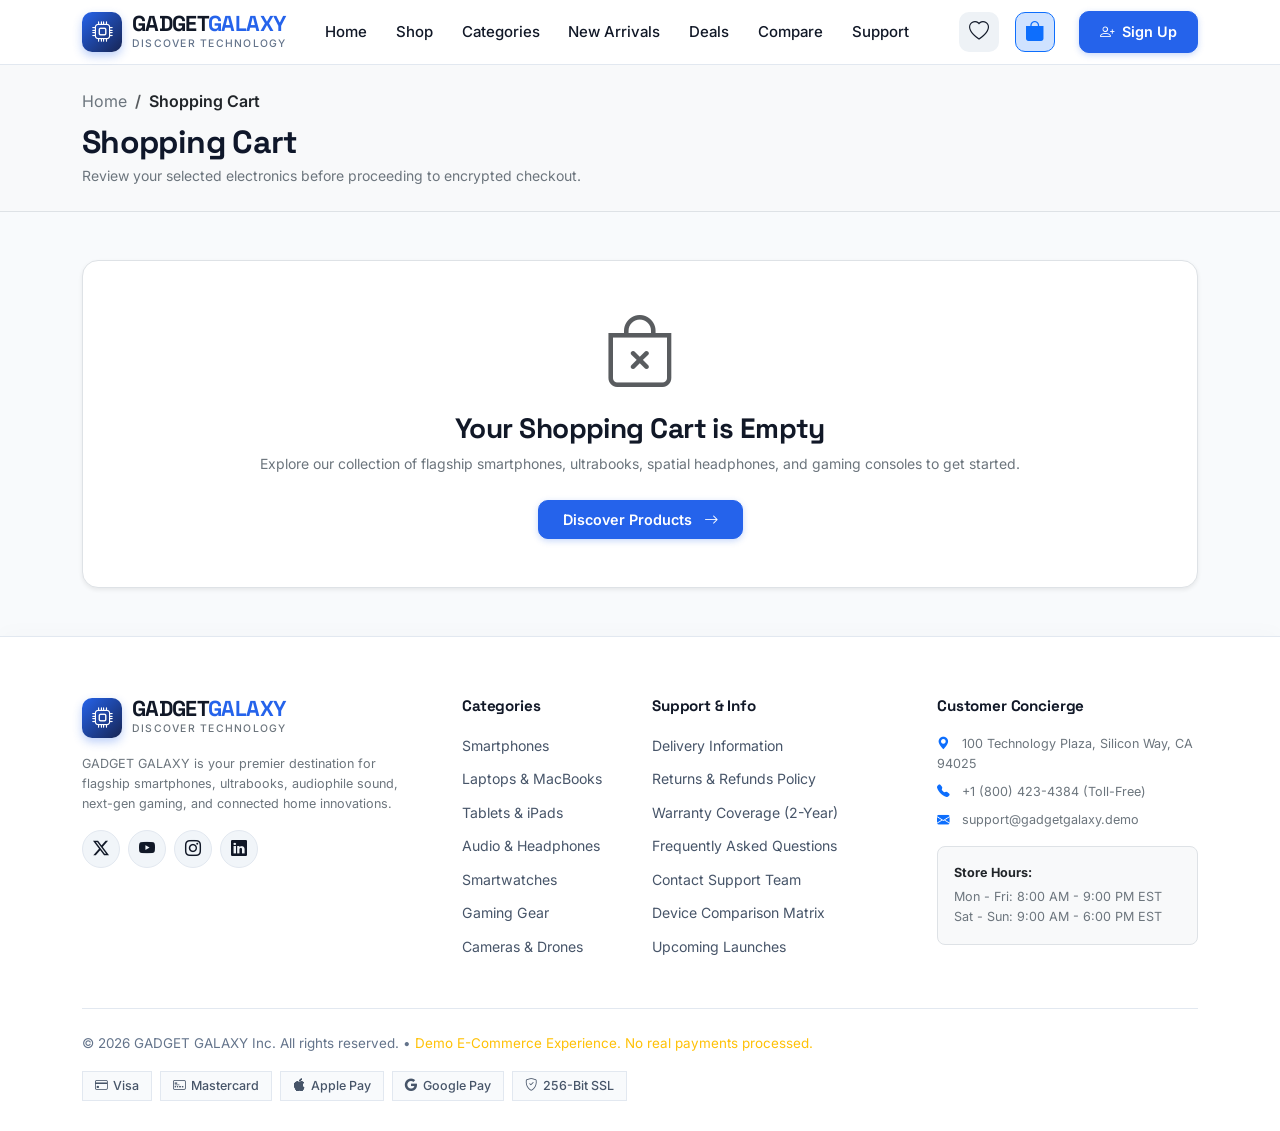
<file: cart.html>
<!DOCTYPE html>
<html lang="en">
<head>
  <meta charset="UTF-8">
  <meta name="viewport" content="width=device-width, initial-scale=1.0">
  <title>Shopping Cart — GADGET GALAXY</title>
  <meta name="description" content="Review your selected electronics in the Gadget Galaxy shopping cart. Enjoy free express shipping on orders over $100.">
  
  <link rel="icon" type="image/svg+xml" href="data:image/svg+xml,<svg xmlns='http://www.w3.org/2000/svg' viewBox='0 0 100 100'><rect width='100' height='100' rx='24' fill='%232563EB'/><circle cx='50' cy='50' r='24' fill='%23FFFFFF'/><circle cx='50' cy='50' r='12' fill='%23111827'/></svg>">
  <link href="https://cdn.jsdelivr.net/npm/bootstrap@5.3.3/dist/css/bootstrap.min.css" rel="stylesheet">
  <link rel="stylesheet" href="https://cdn.jsdelivr.net/npm/bootstrap-icons@1.11.3/font/bootstrap-icons.min.css">
  <link rel="stylesheet" href="assets/css/style.css">
</head>
<body>

<body>

  <!-- Primary Header & Navbar -->
  <header class="site-navbar">
    <div class="container-xl">
      <nav class="navbar navbar-expand-xl py-2">
        <a class="navbar-brand-logo me-lg-4" href="index.html">
          <div class="brand-icon-box"><i class="bi bi-cpu"></i></div>
          <div>
            <div class="brand-text">GADGET<span>GALAXY</span></div>
            <span class="brand-tagline-sub">Discover Technology</span>
          </div>
        </a>

        <button class="navbar-toggler border-0 shadow-none p-1" type="button" data-bs-toggle="offcanvas" data-bs-target="#mobileNavDrawer">
          <i class="bi bi-list fs-2 text-dark"></i>
        </button>

        <div class="collapse navbar-collapse d-none d-xl-flex" id="desktopNav">
          <ul class="navbar-nav me-auto mb-2 mb-lg-0 align-items-center">
            <li class="nav-item"><a class="nav-link" href="index.html">Home</a></li>
            <li class="nav-item"><a class="nav-link" href="shop.html">Shop</a></li>
            <li class="nav-item"><a class="nav-link" href="shop.html?category=smartphones">Categories</a></li>
            <li class="nav-item"><a class="nav-link" href="shop.html?filter=new">New Arrivals</a></li>
            <li class="nav-item"><a class="nav-link" href="shop.html?filter=deals">Deals</a></li>
            <li class="nav-item"><a class="nav-link" href="compare.html">Compare</a></li>
            <li class="nav-item"><a class="nav-link" href="support-contact.html">Support</a></li>
          </ul>

          <div class="d-flex align-items-center gap-3">
            <a href="shop.html?filter=wishlist" class="nav-action-btn" title="Saved Wishlist" id="wishlistNavBtn">
              <i class="bi bi-heart fs-5"></i>
              <span class="nav-badge-count badge-wishlist wishlist-count" style="display: none;">0</span>
            </a>

            <!-- Active Cart Button -->
            <a href="cart.html" class="nav-action-btn border-primary bg-primary-subtle text-primary" title="Shopping Cart" id="cartNavBtn">
              <i class="bi bi-bag-fill fs-5"></i>
              <span class="nav-badge-count cart-count">0</span>
            </a>

            <a href="signup.html" class="btn-primary-galaxy ms-2">
              <i class="bi bi-person-plus"></i> Sign Up
            </a>
          </div>
        </div>
      </nav>
    </div>
  </header>

  <!-- Mobile & Tablet Offcanvas Navigation Drawer (Exact same menus & buttons as Navbar) -->
  <div class="offcanvas offcanvas-start" tabindex="-1" id="mobileNavDrawer" aria-labelledby="mobileNavDrawerLabel">
    <div class="offcanvas-header border-bottom">
      <div class="d-flex align-items-center gap-2" id="mobileNavDrawerLabel">
        <div class="brand-icon-box" style="width: 34px; height: 34px; font-size: 1rem;"><i class="bi bi-cpu"></i></div>
        <div class="fw-bold font-heading fs-5">GADGET <span class="text-primary">GALAXY</span></div>
      </div>
      <button type="button" class="btn-close" data-bs-dismiss="offcanvas" aria-label="Close"></button>
    </div>
    <div class="offcanvas-body p-3">
      <!-- Quick Action Buttons: Wishlist, Cart, and Sign Up -->
      <div class="row g-2 mb-3">
        <div class="col-6">
          <a href="cart.html" class="btn btn-outline-galaxy w-100 py-2 d-flex align-items-center justify-content-center gap-2">
            <i class="bi bi-bag"></i> Cart (<span class="cart-count">0</span>)
          </a>
        </div>
        <div class="col-6">
          <a href="shop.html?filter=wishlist" class="btn btn-outline-galaxy w-100 py-2 d-flex align-items-center justify-content-center gap-2">
            <i class="bi bi-heart"></i> Wishlist (<span class="wishlist-count">0</span>)
          </a>
        </div>
      </div>

      <div class="d-grid mb-3">
        <a href="signup.html" class="btn btn-primary-galaxy justify-content-center py-2">
          <i class="bi bi-person-plus me-1"></i> Sign Up
        </a>
      </div>

      <hr class="my-3 opacity-25">

      <!-- Navigation Menus Accordion matching desktop navbar -->
      <div class="accordion accordion-flush mobile-nav-accordion" id="drawerAccordion">
        <!-- Home -->
        <div class="mobile-nav-item py-2 border-bottom">
          <a href="index.html" class="fw-semibold text-dark text-decoration-none d-flex align-items-center gap-2">
            <i class="bi bi-house-door text-primary"></i> Home
          </a>
        </div>

        <!-- Shop Dropdown Accordion -->
        <div class="accordion-item border-0 border-bottom">
          <h2 class="accordion-header">
            <button class="accordion-button collapsed px-0 py-2 text-dark fw-semibold bg-transparent" type="button" data-bs-toggle="collapse" data-bs-target="#drawerShop">
              <span class="d-flex align-items-center gap-2"><i class="bi bi-shop text-primary"></i> Shop</span>
            </button>
          </h2>
          <div id="drawerShop" class="accordion-collapse collapse" data-bs-parent="#drawerAccordion">
            <ul class="list-unstyled ps-4 py-1 mb-2">
              <li class="py-1"><a href="shop.html" class="text-secondary text-decoration-none d-block"><i class="bi bi-grid-fill me-2"></i> All Products</a></li>
              <li class="py-1"><a href="shop.html?filter=bestseller" class="text-secondary text-decoration-none d-block"><i class="bi bi-fire me-2 text-danger"></i> Best Sellers</a></li>
              <li class="py-1"><a href="shop.html?filter=featured" class="text-secondary text-decoration-none d-block"><i class="bi bi-star-fill me-2 text-warning"></i> Featured Products</a></li>
              <li class="py-1"><a href="shop.html?filter=trending" class="text-secondary text-decoration-none d-block"><i class="bi bi-lightning-charge-fill me-2 text-primary"></i> Trending Gadgets</a></li>
            </ul>
          </div>
        </div>

        <!-- Categories Dropdown Accordion -->
        <div class="accordion-item border-0 border-bottom">
          <h2 class="accordion-header">
            <button class="accordion-button collapsed px-0 py-2 text-dark fw-semibold bg-transparent" type="button" data-bs-toggle="collapse" data-bs-target="#drawerCategories">
              <span class="d-flex align-items-center gap-2"><i class="bi bi-grid text-primary"></i> Categories</span>
            </button>
          </h2>
          <div id="drawerCategories" class="accordion-collapse collapse" data-bs-parent="#drawerAccordion">
            <ul class="list-unstyled ps-4 py-1 mb-2">
              <li class="py-1"><a href="shop.html?category=smartphones" class="text-secondary text-decoration-none d-block"><i class="bi bi-phone me-2 text-primary"></i> Smartphones</a></li>
              <li class="py-1"><a href="shop.html?category=laptops" class="text-secondary text-decoration-none d-block"><i class="bi bi-laptop me-2 text-primary"></i> Laptops</a></li>
              <li class="py-1"><a href="shop.html?category=tablets" class="text-secondary text-decoration-none d-block"><i class="bi bi-tablet me-2 text-primary"></i> Tablets</a></li>
              <li class="py-1"><a href="shop.html?category=audio" class="text-secondary text-decoration-none d-block"><i class="bi bi-headphones me-2 text-primary"></i> Audio & Headphones</a></li>
              <li class="py-1"><a href="shop.html?category=smartwatches" class="text-secondary text-decoration-none d-block"><i class="bi bi-smartwatch me-2 text-primary"></i> Smartwatches</a></li>
              <li class="py-1"><a href="shop.html?category=gaming" class="text-secondary text-decoration-none d-block"><i class="bi bi-controller me-2 text-primary"></i> Gaming</a></li>
              <li class="py-1"><a href="shop.html?category=cameras" class="text-secondary text-decoration-none d-block"><i class="bi bi-camera me-2 text-primary"></i> Cameras</a></li>
              <li class="py-1"><a href="shop.html?category=home" class="text-secondary text-decoration-none d-block"><i class="bi bi-house-gear me-2 text-primary"></i> Home Electronics</a></li>
              <li class="py-1"><a href="shop.html?category=accessories" class="text-secondary text-decoration-none d-block"><i class="bi bi-plug me-2 text-primary"></i> Accessories</a></li>
            </ul>
          </div>
        </div>

        <!-- New Arrivals Dropdown Accordion -->
        <div class="accordion-item border-0 border-bottom">
          <h2 class="accordion-header">
            <button class="accordion-button collapsed px-0 py-2 text-dark fw-semibold bg-transparent" type="button" data-bs-toggle="collapse" data-bs-target="#drawerNew">
              <span class="d-flex align-items-center gap-2"><i class="bi bi-stars text-primary"></i> New Arrivals</span>
            </button>
          </h2>
          <div id="drawerNew" class="accordion-collapse collapse" data-bs-parent="#drawerAccordion">
            <ul class="list-unstyled ps-4 py-1 mb-2">
              <li class="py-1"><a href="shop.html?category=smartphones&filter=new" class="text-secondary text-decoration-none d-block"><i class="bi bi-phone me-2"></i> Latest Smartphones</a></li>
              <li class="py-1"><a href="shop.html?category=laptops&filter=new" class="text-secondary text-decoration-none d-block"><i class="bi bi-laptop me-2"></i> Latest Laptops</a></li>
              <li class="py-1"><a href="shop.html?category=accessories&filter=new" class="text-secondary text-decoration-none d-block"><i class="bi bi-plug me-2"></i> Latest Accessories</a></li>
              <li class="py-1"><a href="shop.html?filter=new" class="text-secondary text-decoration-none d-block"><i class="bi bi-clock-history me-2"></i> Recently Added</a></li>
            </ul>
          </div>
        </div>

        <!-- Deals Dropdown Accordion -->
        <div class="accordion-item border-0 border-bottom">
          <h2 class="accordion-header">
            <button class="accordion-button collapsed px-0 py-2 text-dark fw-semibold bg-transparent" type="button" data-bs-toggle="collapse" data-bs-target="#drawerDeals">
              <span class="d-flex align-items-center gap-2"><i class="bi bi-tag-fill text-danger"></i> Deals</span>
            </button>
          </h2>
          <div id="drawerDeals" class="accordion-collapse collapse" data-bs-parent="#drawerAccordion">
            <ul class="list-unstyled ps-4 py-1 mb-2">
              <li class="py-1"><a href="shop.html?filter=deals" class="text-secondary text-decoration-none d-block"><i class="bi bi-tag-fill me-2 text-danger"></i> Today's Deals</a></li>
              <li class="py-1"><a href="shop.html?filter=deals" class="text-secondary text-decoration-none d-block"><i class="bi bi-percent me-2 text-danger"></i> Special Offers</a></li>
              <li class="py-1"><a href="shop.html?filter=deals" class="text-secondary text-decoration-none d-block"><i class="bi bi-box-seam me-2 text-danger"></i> Clearance Offers</a></li>
              <li class="py-1"><a href="shop.html?filter=deals" class="text-secondary text-decoration-none d-block"><i class="bi bi-collection-fill me-2 text-danger"></i> Bundle Deals</a></li>
            </ul>
          </div>
        </div>

        <!-- Compare -->
        <div class="mobile-nav-item py-2 border-bottom">
          <a href="compare.html" class="fw-semibold text-dark text-decoration-none d-flex align-items-center justify-content-between">
            <span class="d-flex align-items-center gap-2"><i class="bi bi-arrow-left-right text-primary"></i> Compare</span>
            <span class="badge bg-primary-subtle text-primary compare-count" style="display: none;">0</span>
          </a>
        </div>

        <!-- Support Dropdown Accordion -->
        <div class="accordion-item border-0 border-bottom">
          <h2 class="accordion-header">
            <button class="accordion-button collapsed px-0 py-2 text-dark fw-semibold bg-transparent" type="button" data-bs-toggle="collapse" data-bs-target="#drawerSupport">
              <span class="d-flex align-items-center gap-2"><i class="bi bi-headset text-primary"></i> Support</span>
            </button>
          </h2>
          <div id="drawerSupport" class="accordion-collapse collapse" data-bs-parent="#drawerAccordion">
            <ul class="list-unstyled ps-4 py-1 mb-2">
              <li class="py-1"><a href="support-contact.html#delivery" class="text-secondary text-decoration-none d-block"><i class="bi bi-truck me-2"></i> Delivery Information</a></li>
              <li class="py-1"><a href="support-contact.html#returns" class="text-secondary text-decoration-none d-block"><i class="bi bi-arrow-return-left me-2"></i> Returns & Refunds</a></li>
              <li class="py-1"><a href="support-contact.html#warranty" class="text-secondary text-decoration-none d-block"><i class="bi bi-shield-check me-2"></i> Warranty Coverage</a></li>
              <li class="py-1"><a href="support-contact.html#contact" class="text-secondary text-decoration-none d-block"><i class="bi bi-chat-dots me-2"></i> Contact Support</a></li>
              <li class="py-1"><a href="support-contact.html#faqs" class="text-secondary text-decoration-none d-block"><i class="bi bi-question-circle me-2"></i> FAQs</a></li>
            </ul>
          </div>
        </div>
      </div>
    </div>
  </div>

  <!-- BREADCRUMBS -->
  <div class="bg-light py-4 border-bottom">
    <div class="container-xl">
      <nav aria-label="breadcrumb">
        <ol class="breadcrumb mb-2 small">
          <li class="breadcrumb-item"><a href="index.html" class="text-secondary text-decoration-none">Home</a></li>
          <li class="breadcrumb-item active text-dark fw-semibold" aria-current="page">Shopping Cart</li>
        </ol>
      </nav>
      <h1 class="h2 fw-bold text-midnight mb-1 font-heading">Shopping Cart</h1>
      <p class="text-secondary small mb-0">Review your selected electronics before proceeding to encrypted checkout.</p>
    </div>
  </div>

  <!-- MAIN CART CONTENT SECTION -->
  <section class="py-5">
    <div class="container-xl">
      
      <!-- Cart Main Layout (when cart has items) -->
      <div class="row g-5" id="cartMainLayout">
        
        <!-- LEFT: CART ITEMS LIST (Column: 8) -->
        <div class="col-lg-8">
          <div class="d-flex justify-content-between align-items-center pb-3 border-bottom mb-3">
            <h4 class="fw-bold font-heading text-midnight mb-0">
              Cart Items (<span id="cartTotalItemsCount">0</span>)
            </h4>
            <button type="button" class="btn btn-sm btn-link text-danger text-decoration-none" id="clearCartBtn">
              <i class="bi bi-trash3 me-1"></i> Empty Cart
            </button>
          </div>

          <!-- Items Container -->
          <div id="cartItemsList">
            <!-- Injected by cart.js -->
          </div>

          <!-- Bottom Navigation Buttons -->
          <div class="d-flex flex-wrap justify-content-between align-items-center gap-3 pt-4">
            <a href="shop.html" class="btn btn-outline-galaxy">
              <i class="bi bi-arrow-left me-1"></i> Continue Shopping
            </a>
            <div class="text-muted small">
              <i class="bi bi-shield-lock-fill text-success me-1"></i> All purchases secured by 256-bit encryption
            </div>
          </div>
        </div>

        <!-- RIGHT: ORDER SUMMARY (Column: 4) -->
        <div class="col-lg-4">
          <div class="order-summary-box">
            <h4 class="fw-bold font-heading text-midnight mb-4">Order Summary</h4>

            <!-- Promo Code Form -->
            <form id="cartPromoForm" class="mb-4">
              <label for="promoCodeInput" class="small fw-bold text-dark mb-1">Promotional Voucher</label>
              <div class="input-group">
                <input type="text" id="promoCodeInput" class="form-control text-uppercase" placeholder="e.g. GALAXY10">
                <button class="btn btn-primary-galaxy" type="submit">Apply</button>
              </div>
              <div class="text-muted small mt-1" style="font-size: 0.72rem;">
                Try code <strong>GALAXY10</strong> for 10% off or <strong>FREESHIP</strong>
              </div>
              <div id="appliedPromoChip" class="active-filter-chip mt-2" style="display: none;"></div>
            </form>

            <hr class="my-3 opacity-25">

            <!-- Subtotal & Calculations -->
            <div class="d-flex justify-content-between align-items-center mb-2 small">
              <span class="text-secondary">Subtotal</span>
              <span class="fw-bold text-dark" id="summarySubtotal">$0</span>
            </div>

            <div class="d-flex justify-content-between align-items-center mb-2 small" id="summaryDiscountRow" style="display: none;">
              <span class="text-success fw-semibold"><i class="bi bi-tag-fill me-1"></i>Promo Discount</span>
              <span class="fw-bold text-success" id="summaryDiscountAmount">-$0</span>
            </div>

            <div class="d-flex justify-content-between align-items-center mb-2 small">
              <span class="text-secondary">Estimated Shipping</span>
              <span class="fw-bold text-dark" id="summaryShipping">FREE</span>
            </div>

            <div class="d-flex justify-content-between align-items-center mb-3 small">
              <span class="text-secondary">Estimated Tax (7%)</span>
              <span class="fw-bold text-dark" id="summaryTax">$0</span>
            </div>

            <hr class="my-3">

            <!-- Final Grand Total -->
            <div class="d-flex justify-content-between align-items-baseline mb-4">
              <span class="fs-5 fw-bold text-midnight font-heading">Total Amount</span>
              <span class="fs-4 fw-bold text-primary font-heading" id="summaryGrandTotal">$0</span>
            </div>

            <!-- Primary Checkout Button -->
            <a href="checkout.html" class="btn btn-primary-galaxy w-100 justify-content-center py-3 fs-6 mb-3">
              Proceed to Checkout <i class="bi bi-arrow-right ms-2"></i>
            </a>

            <!-- Payment trust icons -->
            <div class="text-center pt-2">
              <div class="text-muted small mb-2" style="font-size: 0.72rem;">Guaranteed Safe & Secure Checkout</div>
              <div class="d-flex justify-content-center gap-2 flex-wrap">
                <span class="badge bg-light text-secondary border">Visa</span>
                <span class="badge bg-light text-secondary border">Mastercard</span>
                <span class="badge bg-light text-secondary border">Amex</span>
                <span class="badge bg-light text-secondary border">Apple Pay</span>
                <span class="badge bg-light text-secondary border">Google Pay</span>
              </div>
            </div>
          </div>
        </div>

      </div>

      <!-- Empty State -->
      <div id="cartEmptyState" class="text-center py-5 bg-white rounded-4 border p-4 shadow-sm" style="display: none;">
        <i class="bi bi-bag-x text-muted display-2 d-block mb-3"></i>
        <h3 class="fw-bold text-midnight font-heading mb-2">Your Shopping Cart is Empty</h3>
        <p class="text-secondary small max-w-500 mx-auto mb-4">
          Explore our collection of flagship smartphones, ultrabooks, spatial headphones, and gaming consoles to get started.
        </p>
        <a href="shop.html" class="btn btn-primary-galaxy px-4 py-2">
          Discover Products <i class="bi bi-arrow-right ms-1"></i>
        </a>
      </div>

    </div>
  </section>

  <!-- SITE FOOTER (White Background, Hover Socials) -->
  <footer class="site-footer">
    <div class="container-xl">
      <div class="row g-4">
        <!-- Col 1: Brand Info -->
        <div class="col-lg-4 col-md-6">
          <a class="navbar-brand-logo mb-3" href="index.html">
            <div class="brand-icon-box">
              <i class="bi bi-cpu"></i>
            </div>
            <div>
              <div class="brand-text text-dark">GADGET<span>GALAXY</span></div>
              <span class="brand-tagline-sub text-secondary">Discover Technology</span>
            </div>
          </a>
          <p class="small text-secondary mb-3 pe-lg-4">
            GADGET GALAXY is your premier destination for flagship smartphones, ultrabooks, audiophile sound, next-gen
            gaming, and connected home innovations.
          </p>
          <div class="d-flex gap-2">
            <a href="#" class="footer-social-btn" title="Twitter / X"><i class="bi bi-twitter-x"></i></a>
            <a href="#" class="footer-social-btn" title="YouTube"><i class="bi bi-youtube"></i></a>
            <a href="#" class="footer-social-btn" title="Instagram"><i class="bi bi-instagram"></i></a>
            <a href="#" class="footer-social-btn" title="LinkedIn"><i class="bi bi-linkedin"></i></a>
          </div>
        </div>

        <!-- Col 2: Popular Categories -->
        <div class="col-lg-2 col-md-6 col-6">
          <h5 class="footer-heading">Categories</h5>
          <ul class="footer-links">
            <li><a href="shop.html?category=smartphones">Smartphones</a></li>
            <li><a href="shop.html?category=laptops">Laptops & MacBooks</a></li>
            <li><a href="shop.html?category=tablets">Tablets & iPads</a></li>
            <li><a href="shop.html?category=audio">Audio & Headphones</a></li>
            <li><a href="shop.html?category=smartwatches">Smartwatches</a></li>
            <li><a href="shop.html?category=gaming">Gaming Gear</a></li>
            <li><a href="shop.html?category=cameras">Cameras & Drones</a></li>
          </ul>
        </div>

        <!-- Col 3: Customer Care & Support -->
        <div class="col-lg-3 col-md-6 col-6">
          <h5 class="footer-heading">Support & Info</h5>
          <ul class="footer-links">
            <li><a href="support-contact.html#delivery">Delivery Information</a></li>
            <li><a href="support-contact.html#returns">Returns & Refunds Policy</a></li>
            <li><a href="support-contact.html#warranty">Warranty Coverage (2-Year)</a></li>
            <li><a href="support-contact.html#faqs">Frequently Asked Questions</a></li>
            <li><a href="support-contact.html#contact">Contact Support Team</a></li>
            <li><a href="compare.html">Device Comparison Matrix</a></li>
            <li><a href="coming-soon.html">Upcoming Launches</a></li>
          </ul>
        </div>

        <!-- Col 4: Store Contact & Hours -->
        <div class="col-lg-3 col-md-6">
          <h5 class="footer-heading">Customer Concierge</h5>
          <div class="small text-secondary mb-2">
            <i class="bi bi-geo-alt-fill text-primary me-2"></i> 100 Technology Plaza, Silicon Way, CA 94025
          </div>
          <div class="small text-secondary mb-2">
            <i class="bi bi-telephone-fill text-primary me-2"></i> +1 (800) 423-4384 (Toll-Free)
          </div>
          <div class="small text-secondary mb-3">
            <i class="bi bi-envelope-fill text-primary me-2"></i> support@gadgetgalaxy.demo
          </div>
          <div class="p-3 rounded-3 bg-light border small text-secondary">
            <strong class="text-dark d-block mb-1">Store Hours:</strong>
            Mon - Fri: 8:00 AM - 9:00 PM EST<br>
            Sat - Sun: 9:00 AM - 6:00 PM EST
          </div>
        </div>
      </div>

      <!-- Footer Bottom Strip -->
      <div class="footer-bottom d-flex flex-wrap justify-content-between align-items-center gap-3">
        <div>
          &copy; 2026 GADGET GALAXY Inc. All rights reserved. &bull;
          <span class="text-warning">Demo E-Commerce Experience. No real payments processed.</span>
        </div>
        <div class="d-flex flex-wrap gap-2">
          <span class="payment-badge-pill"><i class="bi bi-credit-card"></i> Visa</span>
          <span class="payment-badge-pill"><i class="bi bi-credit-card-2-front"></i> Mastercard</span>
          <span class="payment-badge-pill"><i class="bi bi-apple"></i> Apple Pay</span>
          <span class="payment-badge-pill"><i class="bi bi-google"></i> Google Pay</span>
          <span class="payment-badge-pill"><i class="bi bi-shield-check"></i> 256-Bit SSL</span>
        </div>
      </div>
    </div>
  </footer>

  <!-- Scripts -->
  <script src="https://cdn.jsdelivr.net/npm/bootstrap@5.3.3/dist/js/bootstrap.bundle.min.js"></script>
  <script src="assets/js/products-data.js"></script>
  <script src="assets/js/main.js"></script>
  <script src="assets/js/cart.js"></script>
</body>
</html>
</file>
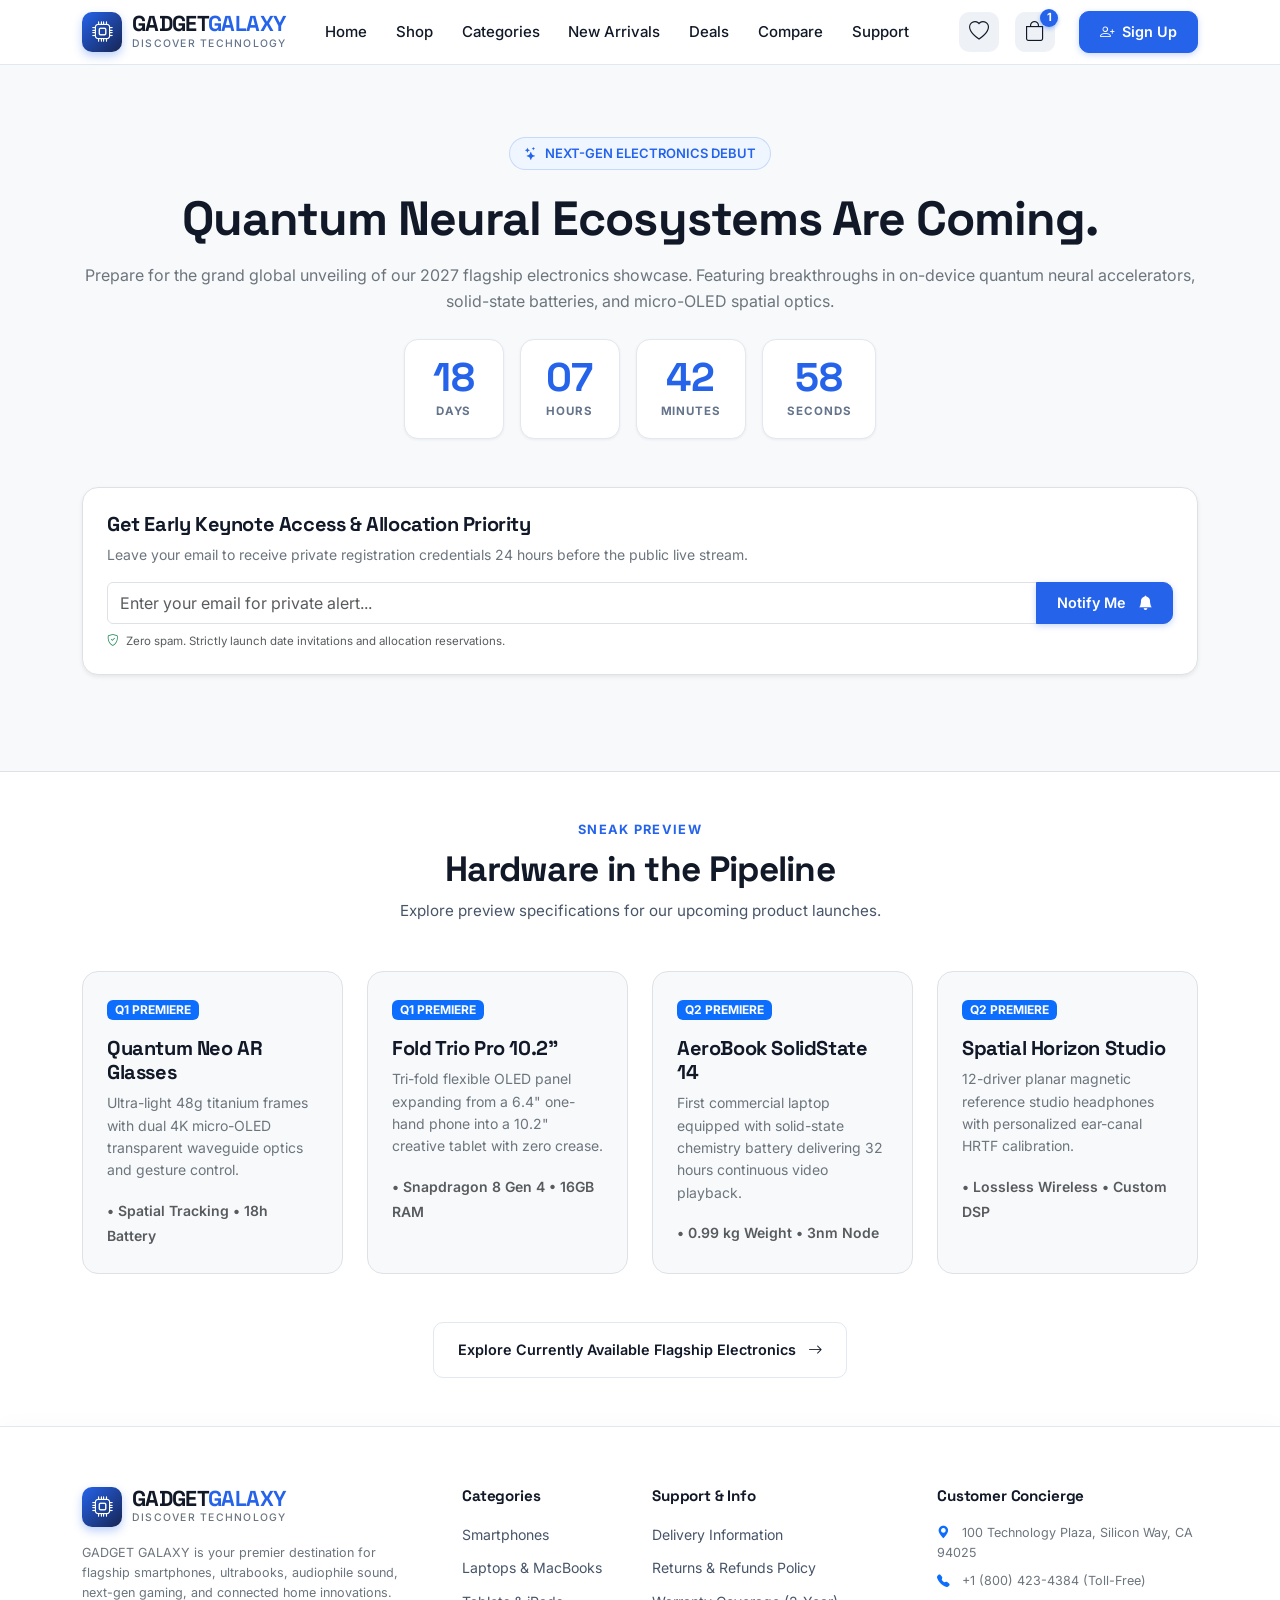
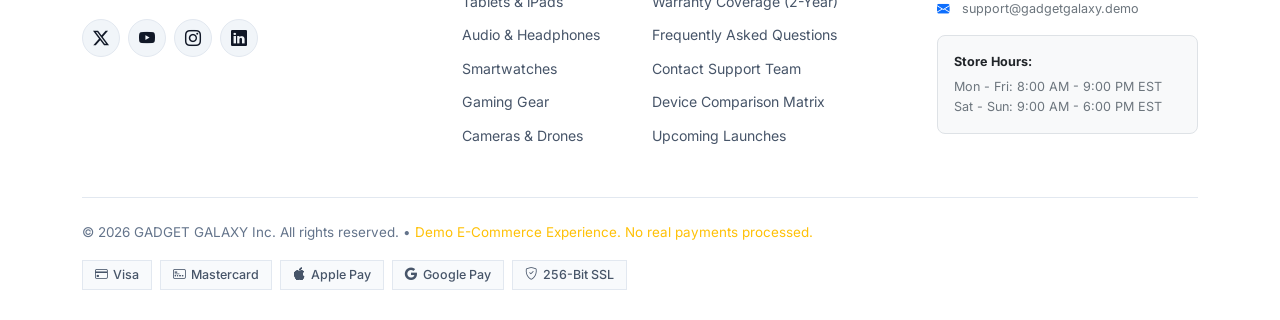
<file: coming-soon.html>
<!DOCTYPE html>
<html lang="en">
<head>
  <meta charset="UTF-8">
  <meta name="viewport" content="width=device-width, initial-scale=1.0">
  <title>Coming Soon — Next-Gen Hardware Launch | GADGET GALAXY</title>
  <meta name="description" content="Be the first to experience our next-generation quantum silicon and neural tech portfolio. Sign up for early VIP launch invitations.">
  
  <link rel="icon" type="image/svg+xml" href="data:image/svg+xml,<svg xmlns='http://www.w3.org/2000/svg' viewBox='0 0 100 100'><rect width='100' height='100' rx='24' fill='%232563EB'/><circle cx='50' cy='50' r='24' fill='%23FFFFFF'/><circle cx='50' cy='50' r='12' fill='%23111827'/></svg>">
  <link href="https://cdn.jsdelivr.net/npm/bootstrap@5.3.3/dist/css/bootstrap.min.css" rel="stylesheet">
  <link rel="stylesheet" href="https://cdn.jsdelivr.net/npm/bootstrap-icons@1.11.3/font/bootstrap-icons.min.css">
  <link rel="stylesheet" href="assets/css/style.css">
  <style>
    .countdown-card {
      background: #FFFFFF;
      border: 1px solid var(--border-light);
      border-radius: var(--radius-lg);
      padding: 18px 24px;
      min-width: 100px;
      text-align: center;
      box-shadow: var(--shadow-sm);
    }
    .countdown-num {
      font-family: var(--font-heading);
      font-size: 2.5rem;
      font-weight: 700;
      color: var(--color-electric-blue);
      line-height: 1;
      margin-bottom: 4px;
    }
    .countdown-label {
      font-size: 0.72rem;
      font-weight: 700;
      text-transform: uppercase;
      letter-spacing: 0.08em;
      color: var(--text-muted);
    }
  </style>
</head>
<body>

  <!-- Primary Header & Navbar -->
  <header class="site-navbar">
    <div class="container-xl">
      <nav class="navbar navbar-expand-xl py-2">
        <a class="navbar-brand-logo me-lg-4" href="index.html">
          <div class="brand-icon-box"><i class="bi bi-cpu"></i></div>
          <div>
            <div class="brand-text">GADGET<span>GALAXY</span></div>
            <span class="brand-tagline-sub">Discover Technology</span>
          </div>
        </a>

        <button class="navbar-toggler border-0 shadow-none p-1" type="button" data-bs-toggle="offcanvas" data-bs-target="#mobileNavDrawer">
          <i class="bi bi-list fs-2 text-dark"></i>
        </button>

        <div class="collapse navbar-collapse d-none d-xl-flex" id="desktopNav">
          <ul class="navbar-nav me-auto mb-2 mb-lg-0 align-items-center">
            <li class="nav-item"><a class="nav-link" href="index.html">Home</a></li>
            <li class="nav-item"><a class="nav-link" href="shop.html">Shop</a></li>
            <li class="nav-item"><a class="nav-link" href="shop.html?category=smartphones">Categories</a></li>
            <li class="nav-item"><a class="nav-link" href="shop.html?filter=new">New Arrivals</a></li>
            <li class="nav-item"><a class="nav-link" href="shop.html?filter=deals">Deals</a></li>
            <li class="nav-item"><a class="nav-link" href="compare.html">Compare</a></li>
            <li class="nav-item"><a class="nav-link" href="support-contact.html">Support</a></li>
          </ul>

          <div class="d-flex align-items-center gap-3">
            <a href="shop.html?filter=wishlist" class="nav-action-btn" title="Saved Wishlist" id="wishlistNavBtn">
              <i class="bi bi-heart fs-5"></i>
              <span class="nav-badge-count badge-wishlist wishlist-count" style="display: none;">0</span>
            </a>

            <a href="cart.html" class="nav-action-btn" title="Shopping Cart" id="cartNavBtn">
              <i class="bi bi-bag fs-5"></i>
              <span class="nav-badge-count cart-count" style="display: none;">0</span>
            </a>

            <a href="signup.html" class="btn-primary-galaxy ms-2">
              <i class="bi bi-person-plus"></i> Sign Up
            </a>
          </div>
        </div>
      </nav>
    </div>
  </header>

  <!-- Mobile Offcanvas Drawer -->
  <div class="offcanvas offcanvas-start" tabindex="-1" id="mobileNavDrawer">
    <div class="offcanvas-header border-bottom">
      <div class="d-flex align-items-center gap-2">
        <div class="brand-icon-box" style="width: 32px; height: 32px; font-size: 1rem;"><i class="bi bi-cpu"></i></div>
        <div class="fw-bold font-heading fs-5">GADGET <span class="text-primary">GALAXY</span></div>
      </div>
      <button type="button" class="btn-close" data-bs-dismiss="offcanvas"></button>
    </div>
    <div class="offcanvas-body">
      <!-- Quick Action Badges matching navbar -->
      <div class="row g-2 mb-3 text-center">
        <div class="col-4">
          <a href="cart.html" class="p-2 border rounded-3 d-block text-dark text-decoration-none bg-light position-relative">
            <i class="bi bi-bag fs-5 text-primary"></i>
            <div class="small fw-semibold mt-1">Cart (<span class="cart-count">0</span>)</div>
          </a>
        </div>
        <div class="col-4">
          <a href="shop.html?filter=wishlist" class="p-2 border rounded-3 d-block text-dark text-decoration-none bg-light position-relative">
            <i class="bi bi-heart fs-5 text-danger"></i>
            <div class="small fw-semibold mt-1">Wishlist (<span class="wishlist-count">0</span>)</div>
          </a>
        </div>
        <div class="col-4">
          <a href="compare.html" class="p-2 border rounded-3 d-block text-dark text-decoration-none bg-light position-relative">
            <i class="bi bi-arrow-left-right fs-5 text-success"></i>
            <div class="small fw-semibold mt-1">Compare (<span class="compare-count">0</span>)</div>
          </a>
        </div>
      </div>

      <!-- Retained Sign Up Button directly accessible on top of drawer -->
      <div class="mb-3">
        <a href="signup.html" class="btn btn-primary-galaxy w-100 justify-content-center py-2 shadow-sm">
          <i class="bi bi-person-plus me-1"></i> Sign Up
        </a>
      </div>

      <!-- Navigation Accordion with identical items to Desktop Navbar -->
      <div class="accordion mobile-nav-accordion mb-4" id="mobileNavAccordion">
        <!-- Home -->
        <div class="accordion-item border-0 border-bottom rounded-0">
          <div class="py-2 px-1">
            <a href="index.html" class="fw-semibold text-dark text-decoration-none d-flex justify-content-between align-items-center">
              <span><i class="bi bi-house me-2 text-primary"></i> Home</span>
              <i class="bi bi-chevron-right text-muted small"></i>
            </a>
          </div>
        </div>

        <!-- Shop (with subcategories) -->
        <div class="accordion-item border-0 border-bottom rounded-0">
          <h2 class="accordion-header" id="headingShop">
            <button class="accordion-button collapsed px-1 py-2 fw-semibold text-dark bg-transparent shadow-none" type="button" data-bs-toggle="collapse" data-bs-target="#collapseShop">
              <i class="bi bi-grid me-2 text-primary"></i> Shop
            </button>
          </h2>
          <div id="collapseShop" class="accordion-collapse collapse" data-bs-parent="#mobileNavAccordion">
            <div class="accordion-body py-1 ps-4">
              <ul class="list-unstyled mb-0">
                <li class="py-1"><a href="shop.html" class="text-secondary text-decoration-none small d-block">All Products</a></li>
                <li class="py-1"><a href="shop.html?category=smartphones" class="text-secondary text-decoration-none small d-block">Smartphones</a></li>
                <li class="py-1"><a href="shop.html?category=laptops" class="text-secondary text-decoration-none small d-block">Laptops & Desktops</a></li>
                <li class="py-1"><a href="shop.html?category=audio" class="text-secondary text-decoration-none small d-block">Audio & Headphones</a></li>
                <li class="py-1"><a href="shop.html?category=wearables" class="text-secondary text-decoration-none small d-block">Smartwatches</a></li>
                <li class="py-1"><a href="shop.html?category=gaming" class="text-secondary text-decoration-none small d-block">Gaming Gear</a></li>
                <li class="py-1"><a href="shop.html?category=tablets" class="text-secondary text-decoration-none small d-block">Tablets</a></li>
                <li class="py-1"><a href="shop.html?category=cameras" class="text-secondary text-decoration-none small d-block">Cameras</a></li>
                <li class="py-1"><a href="shop.html?category=accessories" class="text-secondary text-decoration-none small d-block">Accessories</a></li>
                <li class="py-1"><a href="shop.html?category=storage" class="text-secondary text-decoration-none small d-block">Storage & SSDs</a></li>
              </ul>
            </div>
          </div>
        </div>

        <!-- Categories -->
        <div class="accordion-item border-0 border-bottom rounded-0">
          <h2 class="accordion-header" id="headingCategories">
            <button class="accordion-button collapsed px-1 py-2 fw-semibold text-dark bg-transparent shadow-none" type="button" data-bs-toggle="collapse" data-bs-target="#collapseCategories">
              <i class="bi bi-tag me-2 text-primary"></i> Categories
            </button>
          </h2>
          <div id="collapseCategories" class="accordion-collapse collapse" data-bs-parent="#mobileNavAccordion">
            <div class="accordion-body py-1 ps-4">
              <ul class="list-unstyled mb-0">
                <li class="py-1"><a href="shop.html?category=smartphones" class="text-secondary text-decoration-none small d-block"><i class="bi bi-phone me-2"></i>Smartphones</a></li>
                <li class="py-1"><a href="shop.html?category=laptops" class="text-secondary text-decoration-none small d-block"><i class="bi bi-laptop me-2"></i>Laptops</a></li>
                <li class="py-1"><a href="shop.html?category=audio" class="text-secondary text-decoration-none small d-block"><i class="bi bi-headphones me-2"></i>Audio</a></li>
                <li class="py-1"><a href="shop.html?category=wearables" class="text-secondary text-decoration-none small d-block"><i class="bi bi-smartwatch me-2"></i>Smartwatches</a></li>
                <li class="py-1"><a href="shop.html?category=gaming" class="text-secondary text-decoration-none small d-block"><i class="bi bi-controller me-2"></i>Gaming</a></li>
                <li class="py-1"><a href="shop.html?category=tablets" class="text-secondary text-decoration-none small d-block"><i class="bi bi-tablet me-2"></i>Tablets</a></li>
                <li class="py-1"><a href="shop.html?category=cameras" class="text-secondary text-decoration-none small d-block"><i class="bi bi-camera me-2"></i>Cameras</a></li>
                <li class="py-1"><a href="shop.html?category=accessories" class="text-secondary text-decoration-none small d-block"><i class="bi bi-plug me-2"></i>Accessories</a></li>
                <li class="py-1"><a href="shop.html?category=storage" class="text-secondary text-decoration-none small d-block"><i class="bi bi-hdd me-2"></i>Storage</a></li>
              </ul>
            </div>
          </div>
        </div>

        <!-- New Arrivals -->
        <div class="accordion-item border-0 border-bottom rounded-0">
          <h2 class="accordion-header" id="headingNew">
            <button class="accordion-button collapsed px-1 py-2 fw-semibold text-dark bg-transparent shadow-none" type="button" data-bs-toggle="collapse" data-bs-target="#collapseNew">
              <i class="bi bi-stars me-2 text-primary"></i> New Arrivals
            </button>
          </h2>
          <div id="collapseNew" class="accordion-collapse collapse" data-bs-parent="#mobileNavAccordion">
            <div class="accordion-body py-1 ps-4">
              <ul class="list-unstyled mb-0">
                <li class="py-1"><a href="shop.html?filter=new" class="text-secondary text-decoration-none small d-block">All New Arrivals</a></li>
                <li class="py-1"><a href="shop.html?filter=new&category=smartphones" class="text-secondary text-decoration-none small d-block">New Phones</a></li>
                <li class="py-1"><a href="shop.html?filter=new&category=audio" class="text-secondary text-decoration-none small d-block">New Audio Gear</a></li>
                <li class="py-1"><a href="shop.html?filter=new&category=gaming" class="text-secondary text-decoration-none small d-block">New Gaming</a></li>
              </ul>
            </div>
          </div>
        </div>

        <!-- Deals -->
        <div class="accordion-item border-0 border-bottom rounded-0">
          <h2 class="accordion-header" id="headingDeals">
            <button class="accordion-button collapsed px-1 py-2 fw-semibold text-dark bg-transparent shadow-none" type="button" data-bs-toggle="collapse" data-bs-target="#collapseDeals">
              <i class="bi bi-fire me-2 text-danger"></i> Deals
            </button>
          </h2>
          <div id="collapseDeals" class="accordion-collapse collapse" data-bs-parent="#mobileNavAccordion">
            <div class="accordion-body py-1 ps-4">
              <ul class="list-unstyled mb-0">
                <li class="py-1"><a href="shop.html?filter=deals" class="text-secondary text-decoration-none small d-block">All Deals & Offers</a></li>
                <li class="py-1"><a href="shop.html?filter=deals&sort=discount" class="text-secondary text-decoration-none small d-block">Biggest Discounts</a></li>
                <li class="py-1"><a href="shop.html?filter=deals&category=laptops" class="text-secondary text-decoration-none small d-block">Laptop Deals</a></li>
                <li class="py-1"><a href="shop.html?filter=deals&category=audio" class="text-secondary text-decoration-none small d-block">Headphone Deals</a></li>
              </ul>
            </div>
          </div>
        </div>

        <!-- Compare -->
        <div class="accordion-item border-0 border-bottom rounded-0">
          <div class="py-2 px-1">
            <a href="compare.html" class="fw-semibold text-dark text-decoration-none d-flex justify-content-between align-items-center">
              <span><i class="bi bi-arrow-left-right me-2 text-primary"></i> Compare</span>
              <span class="badge bg-secondary rounded-pill compare-count">0</span>
            </a>
          </div>
        </div>

        <!-- Support -->
        <div class="accordion-item border-0 border-bottom rounded-0">
          <h2 class="accordion-header" id="headingSupport">
            <button class="accordion-button collapsed px-1 py-2 fw-semibold text-dark bg-transparent shadow-none" type="button" data-bs-toggle="collapse" data-bs-target="#collapseSupport">
              <i class="bi bi-headset me-2 text-primary"></i> Support
            </button>
          </h2>
          <div id="collapseSupport" class="accordion-collapse collapse" data-bs-parent="#mobileNavAccordion">
            <div class="accordion-body py-1 ps-4">
              <ul class="list-unstyled mb-0">
                <li class="py-1"><a href="support-contact.html" class="text-secondary text-decoration-none small d-block">Support Hub</a></li>
                <li class="py-1"><a href="support-contact.html#warranty" class="text-secondary text-decoration-none small d-block">2-Year Warranty</a></li>
                <li class="py-1"><a href="support-contact.html#delivery" class="text-secondary text-decoration-none small d-block">Delivery Info</a></li>
                <li class="py-1"><a href="support-contact.html#returns" class="text-secondary text-decoration-none small d-block">30-Day Returns</a></li>
                <li class="py-1"><a href="support-contact.html#faqs" class="text-secondary text-decoration-none small d-block">FAQs</a></li>
              </ul>
            </div>
          </div>
        </div>
      </div>

      <!-- Additional Drawer Footer Sign Up CTA -->
      <div class="mt-4 pt-3 border-top">
        <a href="signup.html" class="btn btn-outline-primary w-100 justify-content-center py-2">
          <i class="bi bi-person-plus me-1"></i> Create Account
        </a>
      </div>
    </div>
  </div>

  <!-- COMING SOON HERO -->
  <section class="py-5 bg-light border-bottom text-center">
    <div class="container-xl py-4">
      <div class="max-w-700 mx-auto">
        <span class="hero-badge"><i class="bi bi-stars"></i> NEXT-GEN ELECTRONICS DEBUT</span>
        <h1 class="display-5 fw-bold text-midnight font-heading mb-3">
          Quantum Neural Ecosystems Are Coming.
        </h1>
        <p class="text-secondary fs-6 mb-4">
          Prepare for the grand global unveiling of our 2027 flagship electronics showcase. Featuring breakthroughs in on-device quantum neural accelerators, solid-state batteries, and micro-OLED spatial optics.
        </p>

        <!-- Live Dynamic Countdown -->
        <div class="d-flex justify-content-center gap-3 flex-wrap mb-5" id="launchCountdown">
          <div class="countdown-card">
            <div class="countdown-num" id="cdDays">18</div>
            <div class="countdown-label">Days</div>
          </div>
          <div class="countdown-card">
            <div class="countdown-num" id="cdHours">07</div>
            <div class="countdown-label">Hours</div>
          </div>
          <div class="countdown-card">
            <div class="countdown-num" id="cdMins">42</div>
            <div class="countdown-label">Minutes</div>
          </div>
          <div class="countdown-card">
            <div class="countdown-num" id="cdSecs">59</div>
            <div class="countdown-label">Seconds</div>
          </div>
        </div>

        <!-- Notification VIP Form -->
        <div class="p-4 bg-white rounded-4 border shadow-sm max-w-600 mx-auto mb-4 text-start">
          <h5 class="fw-bold text-midnight font-heading mb-2">Get Early Keynote Access & Allocation Priority</h5>
          <p class="text-secondary small mb-3">Leave your email to receive private registration credentials 24 hours before the public live stream.</p>
          
          <form id="comingSoonNotifyForm">
            <div class="input-group">
              <input type="email" class="form-control" id="notifyEmailInput" placeholder="Enter your email for private alert..." required>
              <button class="btn btn-primary-galaxy" type="submit">
                Notify Me <i class="bi bi-bell-fill ms-1"></i>
              </button>
            </div>
            <div class="text-muted small mt-2" style="font-size: 0.72rem;">
              <i class="bi bi-shield-check text-success me-1"></i> Zero spam. Strictly launch date invitations and allocation reservations.
            </div>
          </form>
        </div>

      </div>
    </div>
  </section>

  <!-- TEASER PRODUCT CARDS -->
  <section class="py-5 bg-white">
    <div class="container-xl">
      <div class="text-center mb-5">
        <span class="section-tag">SNEAK PREVIEW</span>
        <h2 class="section-title">Hardware in the Pipeline</h2>
        <p class="section-desc mx-auto">Explore preview specifications for our upcoming product launches.</p>
      </div>

      <div class="row g-4">
        <div class="col-lg-3 col-sm-6">
          <div class="p-4 bg-light rounded-4 border h-100">
            <div class="badge bg-primary text-white fw-bold mb-3">Q1 PREMIERE</div>
            <h5 class="fw-bold text-midnight font-heading mb-2">Quantum Neo AR Glasses</h5>
            <p class="text-secondary small mb-3">Ultra-light 48g titanium frames with dual 4K micro-OLED transparent waveguide optics and gesture control.</p>
            <span class="small text-muted fw-semibold">&bull; Spatial Tracking &bull; 18h Battery</span>
          </div>
        </div>

        <div class="col-lg-3 col-sm-6">
          <div class="p-4 bg-light rounded-4 border h-100">
            <div class="badge bg-primary text-white fw-bold mb-3">Q1 PREMIERE</div>
            <h5 class="fw-bold text-midnight font-heading mb-2">Fold Trio Pro 10.2"</h5>
            <p class="text-secondary small mb-3">Tri-fold flexible OLED panel expanding from a 6.4" one-hand phone into a 10.2" creative tablet with zero crease.</p>
            <span class="small text-muted fw-semibold">&bull; Snapdragon 8 Gen 4 &bull; 16GB RAM</span>
          </div>
        </div>

        <div class="col-lg-3 col-sm-6">
          <div class="p-4 bg-light rounded-4 border h-100">
            <div class="badge bg-primary text-white fw-bold mb-3">Q2 PREMIERE</div>
            <h5 class="fw-bold text-midnight font-heading mb-2">AeroBook SolidState 14</h5>
            <p class="text-secondary small mb-3">First commercial laptop equipped with solid-state chemistry battery delivering 32 hours continuous video playback.</p>
            <span class="small text-muted fw-semibold">&bull; 0.99 kg Weight &bull; 3nm Node</span>
          </div>
        </div>

        <div class="col-lg-3 col-sm-6">
          <div class="p-4 bg-light rounded-4 border h-100">
            <div class="badge bg-primary text-white fw-bold mb-3">Q2 PREMIERE</div>
            <h5 class="fw-bold text-midnight font-heading mb-2">Spatial Horizon Studio</h5>
            <p class="text-secondary small mb-3">12-driver planar magnetic reference studio headphones with personalized ear-canal HRTF calibration.</p>
            <span class="small text-muted fw-semibold">&bull; Lossless Wireless &bull; Custom DSP</span>
          </div>
        </div>
      </div>

      <div class="text-center pt-5">
        <a href="shop.html" class="btn btn-outline-galaxy px-4 py-3">
          Explore Currently Available Flagship Electronics <i class="bi bi-arrow-right ms-1"></i>
        </a>
      </div>
    </div>
  </section>

  <!-- SITE FOOTER (White Background, Hover Socials) -->
  <footer class="site-footer">
    <div class="container-xl">
      <div class="row g-4">
        <!-- Col 1: Brand Info -->
        <div class="col-lg-4 col-md-6">
          <a class="navbar-brand-logo mb-3" href="index.html">
            <div class="brand-icon-box">
              <i class="bi bi-cpu"></i>
            </div>
            <div>
              <div class="brand-text text-dark">GADGET<span>GALAXY</span></div>
              <span class="brand-tagline-sub text-secondary">Discover Technology</span>
            </div>
          </a>
          <p class="small text-secondary mb-3 pe-lg-4">
            GADGET GALAXY is your premier destination for flagship smartphones, ultrabooks, audiophile sound, next-gen
            gaming, and connected home innovations.
          </p>
          <div class="d-flex gap-2">
            <a href="#" class="footer-social-btn" title="Twitter / X"><i class="bi bi-twitter-x"></i></a>
            <a href="#" class="footer-social-btn" title="YouTube"><i class="bi bi-youtube"></i></a>
            <a href="#" class="footer-social-btn" title="Instagram"><i class="bi bi-instagram"></i></a>
            <a href="#" class="footer-social-btn" title="LinkedIn"><i class="bi bi-linkedin"></i></a>
          </div>
        </div>

        <!-- Col 2: Popular Categories -->
        <div class="col-lg-2 col-md-6 col-6">
          <h5 class="footer-heading">Categories</h5>
          <ul class="footer-links">
            <li><a href="shop.html?category=smartphones">Smartphones</a></li>
            <li><a href="shop.html?category=laptops">Laptops & MacBooks</a></li>
            <li><a href="shop.html?category=tablets">Tablets & iPads</a></li>
            <li><a href="shop.html?category=audio">Audio & Headphones</a></li>
            <li><a href="shop.html?category=smartwatches">Smartwatches</a></li>
            <li><a href="shop.html?category=gaming">Gaming Gear</a></li>
            <li><a href="shop.html?category=cameras">Cameras & Drones</a></li>
          </ul>
        </div>

        <!-- Col 3: Customer Care & Support -->
        <div class="col-lg-3 col-md-6 col-6">
          <h5 class="footer-heading">Support & Info</h5>
          <ul class="footer-links">
            <li><a href="support-contact.html#delivery">Delivery Information</a></li>
            <li><a href="support-contact.html#returns">Returns & Refunds Policy</a></li>
            <li><a href="support-contact.html#warranty">Warranty Coverage (2-Year)</a></li>
            <li><a href="support-contact.html#faqs">Frequently Asked Questions</a></li>
            <li><a href="support-contact.html#contact">Contact Support Team</a></li>
            <li><a href="compare.html">Device Comparison Matrix</a></li>
            <li><a href="coming-soon.html">Upcoming Launches</a></li>
          </ul>
        </div>

        <!-- Col 4: Store Contact & Hours -->
        <div class="col-lg-3 col-md-6">
          <h5 class="footer-heading">Customer Concierge</h5>
          <div class="small text-secondary mb-2">
            <i class="bi bi-geo-alt-fill text-primary me-2"></i> 100 Technology Plaza, Silicon Way, CA 94025
          </div>
          <div class="small text-secondary mb-2">
            <i class="bi bi-telephone-fill text-primary me-2"></i> +1 (800) 423-4384 (Toll-Free)
          </div>
          <div class="small text-secondary mb-3">
            <i class="bi bi-envelope-fill text-primary me-2"></i> support@gadgetgalaxy.demo
          </div>
          <div class="p-3 rounded-3 bg-light border small text-secondary">
            <strong class="text-dark d-block mb-1">Store Hours:</strong>
            Mon - Fri: 8:00 AM - 9:00 PM EST<br>
            Sat - Sun: 9:00 AM - 6:00 PM EST
          </div>
        </div>
      </div>

      <!-- Footer Bottom Strip -->
      <div class="footer-bottom d-flex flex-wrap justify-content-between align-items-center gap-3">
        <div>
          &copy; 2026 GADGET GALAXY Inc. All rights reserved. &bull;
          <span class="text-warning">Demo E-Commerce Experience. No real payments processed.</span>
        </div>
        <div class="d-flex flex-wrap gap-2">
          <span class="payment-badge-pill"><i class="bi bi-credit-card"></i> Visa</span>
          <span class="payment-badge-pill"><i class="bi bi-credit-card-2-front"></i> Mastercard</span>
          <span class="payment-badge-pill"><i class="bi bi-apple"></i> Apple Pay</span>
          <span class="payment-badge-pill"><i class="bi bi-google"></i> Google Pay</span>
          <span class="payment-badge-pill"><i class="bi bi-shield-check"></i> 256-Bit SSL</span>
        </div>
      </div>
    </div>
  </footer>

  <!-- Scripts -->
  <script src="https://cdn.jsdelivr.net/npm/bootstrap@5.3.3/dist/js/bootstrap.bundle.min.js"></script>
  <script src="assets/js/products-data.js"></script>
  <script src="assets/js/main.js"></script>

  <script>
    // Simple dynamic countdown timer simulation
    let seconds = 59;
    let minutes = 42;
    let hours = 7;
    let days = 18;

    setInterval(() => {
      seconds--;
      if (seconds < 0) {
        seconds = 59;
        minutes--;
        if (minutes < 0) {
          minutes = 59;
          hours--;
          if (hours < 0) {
            hours = 23;
            days--;
          }
        }
      }
      document.getElementById('cdSecs').textContent = seconds < 10 ? '0' + seconds : seconds;
      document.getElementById('cdMins').textContent = minutes < 10 ? '0' + minutes : minutes;
      document.getElementById('cdHours').textContent = hours < 10 ? '0' + hours : hours;
      document.getElementById('cdDays').textContent = days;
    }, 1000);

    // Form submit listener
    document.getElementById('comingSoonNotifyForm')?.addEventListener('submit', (e) => {
      e.preventDefault();
      const email = document.getElementById('notifyEmailInput').value;
      GadgetGalaxy.showToast(`Thank you! <strong>${email}</strong> is registered for private keynote access.`, 'success', 'bi-check-circle-fill');
      document.getElementById('notifyEmailInput').value = '';
    });
  </script>
</body>
</html>
</file>
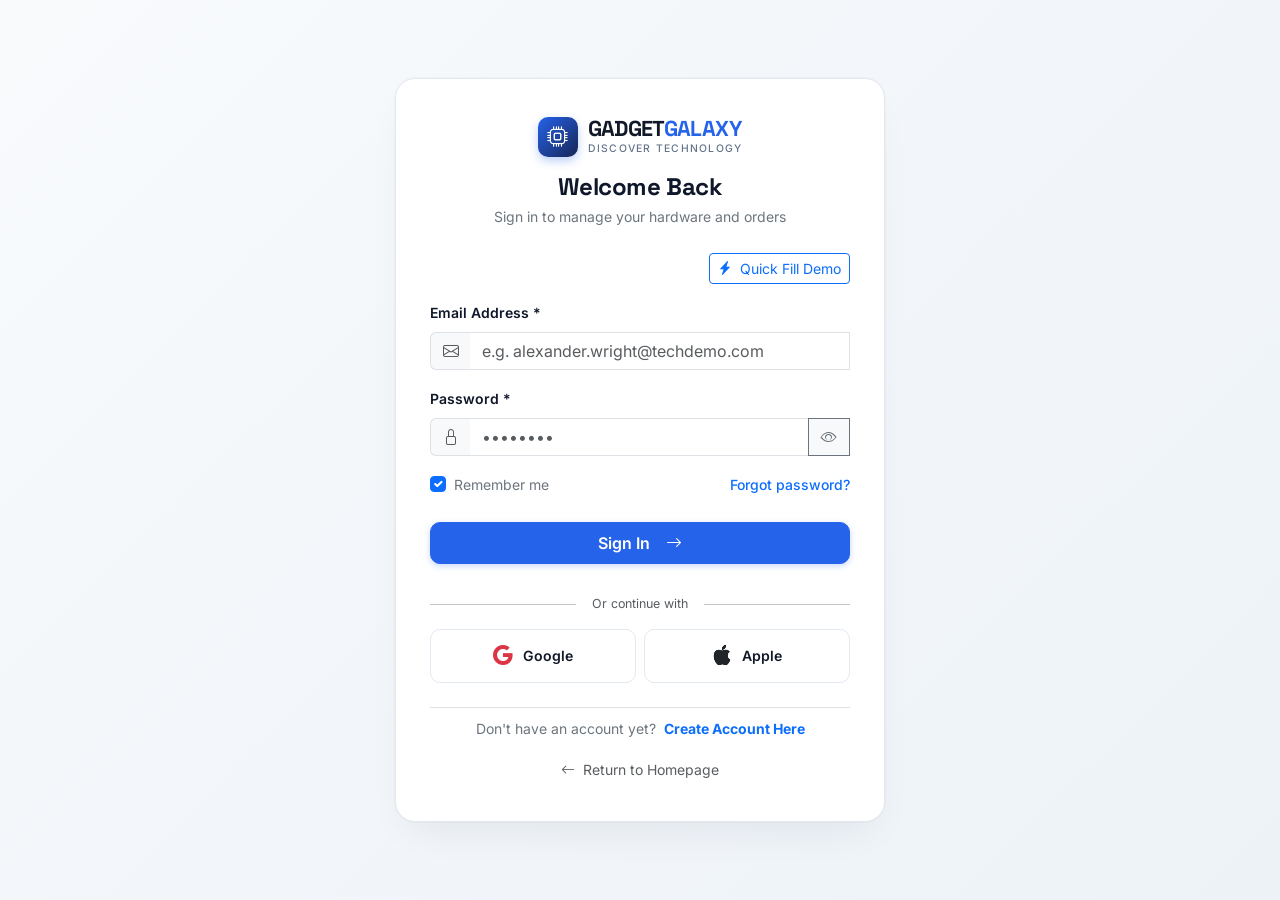
<file: login.html>
<!DOCTYPE html>
<html lang="en">
<head>
  <meta charset="UTF-8">
  <meta name="viewport" content="width=device-width, initial-scale=1.0">
  <title>Customer Login — GADGET GALAXY</title>
  <meta name="description" content="Log in to your Gadget Galaxy account to track your orders, manage warranties, and save wishlist items.">
  
  <link rel="icon" type="image/svg+xml" href="data:image/svg+xml,<svg xmlns='http://www.w3.org/2000/svg' viewBox='0 0 100 100'><rect width='100' height='100' rx='24' fill='%232563EB'/><circle cx='50' cy='50' r='24' fill='%23FFFFFF'/><circle cx='50' cy='50' r='12' fill='%23111827'/></svg>">
  <link href="https://cdn.jsdelivr.net/npm/bootstrap@5.3.3/dist/css/bootstrap.min.css" rel="stylesheet">
  <link rel="stylesheet" href="https://cdn.jsdelivr.net/npm/bootstrap-icons@1.11.3/font/bootstrap-icons.min.css">
  <link rel="stylesheet" href="assets/css/style.css">
</head>
<body class="bg-light">

  <!-- MAIN LOGIN AUTH SECTION (Centered box, Navbar & Footer removed) -->
  <main class="auth-wrapper">
    <div class="auth-box-card">
      
      <!-- Brand Name Inside Box in Top Center -->
      <div class="text-center mb-4">
        <a class="navbar-brand-logo d-inline-flex align-items-center justify-content-center mb-3" href="index.html">
          <div class="brand-icon-box">
            <i class="bi bi-cpu"></i>
          </div>
          <div class="text-start">
            <div class="brand-text">GADGET<span>GALAXY</span></div>
            <span class="brand-tagline-sub">Discover Technology</span>
          </div>
        </a>
        <h1 class="h4 fw-bold font-heading text-midnight mb-1">Welcome Back</h1>
        <p class="text-secondary small mb-0">Sign in to manage your hardware and orders</p>
      </div>

      <!-- Quick Fill Demo Button -->
      <div class="d-flex justify-content-end mb-3">
        <button type="button" class="btn btn-sm btn-outline-primary" id="demoQuickFillBtn" title="Auto-fill demo test credentials">
          <i class="bi bi-lightning-charge-fill me-1"></i> Quick Fill Demo
        </button>
      </div>

      <!-- Login Form -->
      <form id="galaxyLoginForm" novalidate>
        <!-- Email Input -->
        <div class="mb-3">
          <label class="form-label small fw-semibold">Email Address *</label>
          <div class="input-group">
            <span class="input-group-text bg-light border-end-0"><i class="bi bi-envelope text-muted"></i></span>
            <input type="email" class="form-control border-start-0" id="loginEmail" placeholder="e.g. alexander.wright@techdemo.com" required>
            <div class="invalid-feedback small">Please provide a valid email.</div>
          </div>
        </div>

        <!-- Password Input -->
        <div class="mb-3">
          <label class="form-label small fw-semibold">Password *</label>
          <div class="input-group">
            <span class="input-group-text bg-light border-end-0"><i class="bi bi-lock text-muted"></i></span>
            <input type="password" class="form-control border-start-0 border-end-0" id="loginPassword" placeholder="••••••••" required>
            <button type="button" class="btn btn-outline-secondary btn-toggle-password bg-light" data-target-input="loginPassword" aria-label="Toggle password visibility">
              <i class="bi bi-eye"></i>
            </button>
            <div class="invalid-feedback small">Password is required.</div>
          </div>
        </div>

        <!-- Remember Me and Forgot Password in Same Line -->
        <div class="d-flex justify-content-between align-items-center mb-4">
          <div class="form-check mb-0">
            <input class="form-check-input" type="checkbox" id="rememberMeCb" checked>
            <label class="form-check-label small text-secondary" for="rememberMeCb">
              Remember me
            </label>
          </div>
          <a href="#" class="small text-primary text-decoration-none fw-medium" data-bs-toggle="modal" data-bs-target="#forgotPasswordModal">
            Forgot password?
          </a>
        </div>

        <!-- Sign In Button -->
        <button type="submit" class="btn btn-primary-galaxy w-100 justify-content-center py-2 fs-6 mb-3">
          Sign In <i class="bi bi-arrow-right ms-2"></i>
        </button>
      </form>

      <!-- Social Login Buttons (Google & Apple) -->
      <div class="position-relative my-4 text-center">
        <hr class="opacity-25 my-0">
        <span class="position-absolute top-50 start-50 translate-middle bg-white px-3 small text-muted" style="font-size: 0.78rem;">Or continue with</span>
      </div>

      <div class="row g-2 mb-4">
        <div class="col-6">
          <button type="button" class="auth-social-btn" onclick="GadgetGalaxy.showToast('Google authentication demo connected!', 'info', 'bi-google')">
            <i class="bi bi-google text-danger fs-5"></i>
            <span>Google</span>
          </button>
        </div>
        <div class="col-6">
          <button type="button" class="auth-social-btn" onclick="GadgetGalaxy.showToast('Apple ID authentication demo connected!', 'info', 'bi-apple')">
            <i class="bi bi-apple text-dark fs-5"></i>
            <span>Apple</span>
          </button>
        </div>
      </div>

      <!-- Sign Up Link -->
      <div class="text-center pt-2 border-top">
        <span class="text-secondary small">Don't have an account yet?</span>
        <a href="signup.html" class="fw-bold text-primary small text-decoration-none ms-1">Create Account Here</a>
      </div>

      <div class="text-center mt-3">
        <a href="index.html" class="small text-muted text-decoration-none">
          <i class="bi bi-arrow-left me-1"></i> Return to Homepage
        </a>
      </div>

    </div>
  </main>

  <!-- FORGOT PASSWORD MODAL -->
  <div class="modal fade" id="forgotPasswordModal" tabindex="-1" aria-labelledby="forgotPasswordLabel" aria-hidden="true">
    <div class="modal-dialog modal-dialog-centered">
      <div class="modal-content border-0 shadow-lg rounded-4 overflow-hidden">
        <div class="modal-header border-bottom">
          <h5 class="modal-title fw-bold font-heading text-midnight" id="forgotPasswordLabel">Reset Your Password</h5>
          <button type="button" class="btn-close" data-bs-dismiss="modal" aria-label="Close"></button>
        </div>
        <div class="modal-body p-4">
          <p class="text-secondary small mb-3">
            Enter your registered email address and we will send a password reset verification link.
          </p>
          <div class="mb-3">
            <label class="form-label small fw-semibold">Email Address</label>
            <input type="email" class="form-control" id="resetEmailInput" placeholder="e.g. name@domain.com">
          </div>
        </div>
        <div class="modal-footer border-top bg-light">
          <button type="button" class="btn btn-outline-galaxy" data-bs-dismiss="modal">Close</button>
          <button type="button" class="btn btn-primary-galaxy" onclick="GadgetGalaxy.showToast('Password reset link dispatched to your inbox (Demo simulation).', 'success', 'bi-envelope-check'); bootstrap.Modal.getInstance(document.getElementById('forgotPasswordModal')).hide();">
            Send Reset Link
          </button>
        </div>
      </div>
    </div>
  </div>

  <!-- Scripts -->
  <script src="https://cdn.jsdelivr.net/npm/bootstrap@5.3.3/dist/js/bootstrap.bundle.min.js"></script>
  <script src="assets/js/products-data.js"></script>
  <script src="assets/js/main.js"></script>
  <script src="assets/js/auth.js"></script>
</body>
</html>
</file>
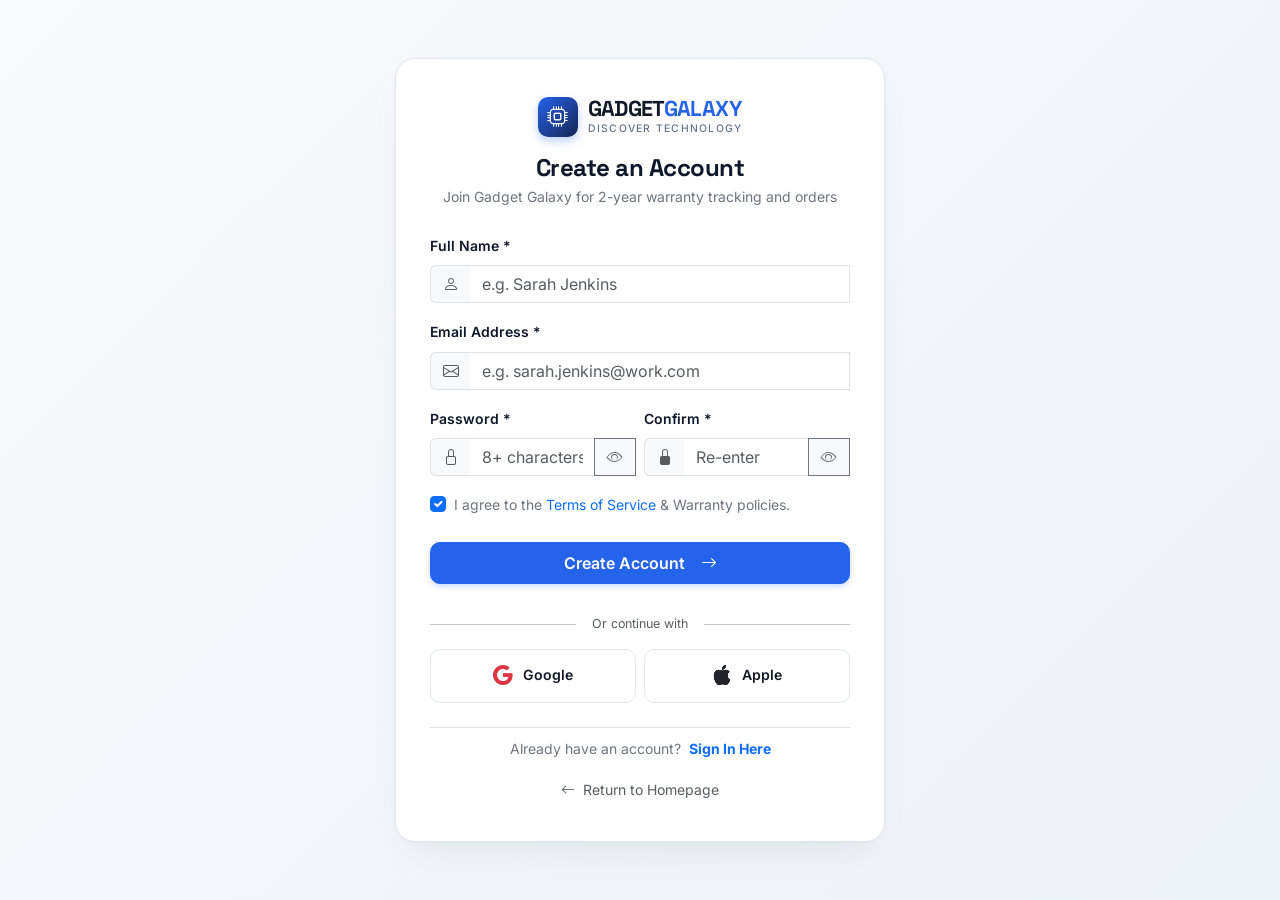
<file: signup.html>
<!DOCTYPE html>
<html lang="en">
<head>
  <meta charset="UTF-8">
  <meta name="viewport" content="width=device-width, initial-scale=1.0">
  <title>Create an Account — GADGET GALAXY</title>
  <meta name="description" content="Register your Gadget Galaxy customer account to track orders, save wishlist hardware, and register 2-year electronics warranties.">
  
  <link rel="icon" type="image/svg+xml" href="data:image/svg+xml,<svg xmlns='http://www.w3.org/2000/svg' viewBox='0 0 100 100'><rect width='100' height='100' rx='24' fill='%232563EB'/><circle cx='50' cy='50' r='24' fill='%23FFFFFF'/><circle cx='50' cy='50' r='12' fill='%23111827'/></svg>">
  <link href="https://cdn.jsdelivr.net/npm/bootstrap@5.3.3/dist/css/bootstrap.min.css" rel="stylesheet">
  <link rel="stylesheet" href="https://cdn.jsdelivr.net/npm/bootstrap-icons@1.11.3/font/bootstrap-icons.min.css">
  <link rel="stylesheet" href="assets/css/style.css">
</head>
<body class="bg-light">

  <!-- MAIN SIGNUP AUTH SECTION (Centered box, Navbar & Footer removed) -->
  <main class="auth-wrapper">
    <div class="auth-box-card">
      
      <!-- Brand Name Inside Box in Top Center -->
      <div class="text-center mb-4">
        <a class="navbar-brand-logo d-inline-flex align-items-center justify-content-center mb-3" href="index.html">
          <div class="brand-icon-box">
            <i class="bi bi-cpu"></i>
          </div>
          <div class="text-start">
            <div class="brand-text">GADGET<span>GALAXY</span></div>
            <span class="brand-tagline-sub">Discover Technology</span>
          </div>
        </a>
        <h1 class="h4 fw-bold font-heading text-midnight mb-1">Create an Account</h1>
        <p class="text-secondary small mb-0">Join Gadget Galaxy for 2-year warranty tracking and orders</p>
      </div>

      <!-- Registration Form -->
      <form id="galaxySignupForm" novalidate>
        <div class="mb-3">
          <label class="form-label small fw-semibold">Full Name *</label>
          <div class="input-group">
            <span class="input-group-text bg-light border-end-0"><i class="bi bi-person text-muted"></i></span>
            <input type="text" class="form-control border-start-0" id="signupFullName" placeholder="e.g. Sarah Jenkins" required>
            <div class="invalid-feedback small">Please provide your full name.</div>
          </div>
        </div>

        <div class="mb-3">
          <label class="form-label small fw-semibold">Email Address *</label>
          <div class="input-group">
            <span class="input-group-text bg-light border-end-0"><i class="bi bi-envelope text-muted"></i></span>
            <input type="email" class="form-control border-start-0" id="signupEmail" placeholder="e.g. sarah.jenkins@work.com" required>
            <div class="invalid-feedback small">Please enter a valid email address.</div>
          </div>
        </div>

        <div class="row g-2 mb-3">
          <div class="col-sm-6">
            <label class="form-label small fw-semibold">Password *</label>
            <div class="input-group">
              <span class="input-group-text bg-light border-end-0"><i class="bi bi-lock text-muted"></i></span>
              <input type="password" class="form-control border-start-0 border-end-0" id="signupPassword" placeholder="8+ characters" minlength="8" required>
              <button type="button" class="btn btn-outline-secondary btn-toggle-password bg-light" data-target-input="signupPassword" aria-label="Toggle password visibility">
                <i class="bi bi-eye"></i>
              </button>
              <div class="invalid-feedback small">8+ characters.</div>
            </div>
          </div>

          <div class="col-sm-6">
            <label class="form-label small fw-semibold">Confirm *</label>
            <div class="input-group">
              <span class="input-group-text bg-light border-end-0"><i class="bi bi-lock-fill text-muted"></i></span>
              <input type="password" class="form-control border-start-0 border-end-0" id="signupConfirmPassword" placeholder="Re-enter" minlength="8" required>
              <button type="button" class="btn btn-outline-secondary btn-toggle-password bg-light" data-target-input="signupConfirmPassword" aria-label="Toggle password visibility">
                <i class="bi bi-eye"></i>
              </button>
              <div class="invalid-feedback small">Match required.</div>
            </div>
          </div>
        </div>

        <div class="form-check mb-4">
          <input class="form-check-input" type="checkbox" id="termsCheck" required checked>
          <label class="form-check-label small text-secondary" for="termsCheck">
            I agree to the <a href="support-contact.html#warranty" class="text-primary text-decoration-none">Terms of Service</a> & Warranty policies.
          </label>
          <div class="invalid-feedback small">Agreement required.</div>
        </div>

        <button type="submit" class="btn btn-primary-galaxy w-100 justify-content-center py-2 fs-6 mb-3">
          Create Account <i class="bi bi-arrow-right ms-2"></i>
        </button>
      </form>

      <!-- Social Signup Buttons (Google & Apple) -->
      <div class="position-relative my-4 text-center">
        <hr class="opacity-25 my-0">
        <span class="position-absolute top-50 start-50 translate-middle bg-white px-3 small text-muted" style="font-size: 0.78rem;">Or continue with</span>
      </div>

      <div class="row g-2 mb-4">
        <div class="col-6">
          <button type="button" class="auth-social-btn" onclick="GadgetGalaxy.showToast('Google registration connected!', 'info', 'bi-google')">
            <i class="bi bi-google text-danger fs-5"></i>
            <span>Google</span>
          </button>
        </div>
        <div class="col-6">
          <button type="button" class="auth-social-btn" onclick="GadgetGalaxy.showToast('Apple ID registration connected!', 'info', 'bi-apple')">
            <i class="bi bi-apple text-dark fs-5"></i>
            <span>Apple</span>
          </button>
        </div>
      </div>

      <!-- Sign In Link -->
      <div class="text-center pt-2 border-top">
        <span class="text-secondary small">Already have an account?</span>
        <a href="login.html" class="fw-bold text-primary small text-decoration-none ms-1">Sign In Here</a>
      </div>

      <div class="text-center mt-3">
        <a href="index.html" class="small text-muted text-decoration-none">
          <i class="bi bi-arrow-left me-1"></i> Return to Homepage
        </a>
      </div>

    </div>
  </main>

  <!-- Scripts -->
  <script src="https://cdn.jsdelivr.net/npm/bootstrap@5.3.3/dist/js/bootstrap.bundle.min.js"></script>
  <script src="assets/js/products-data.js"></script>
  <script src="assets/js/main.js"></script>
  <script src="assets/js/auth.js"></script>
</body>
</html>
</file>
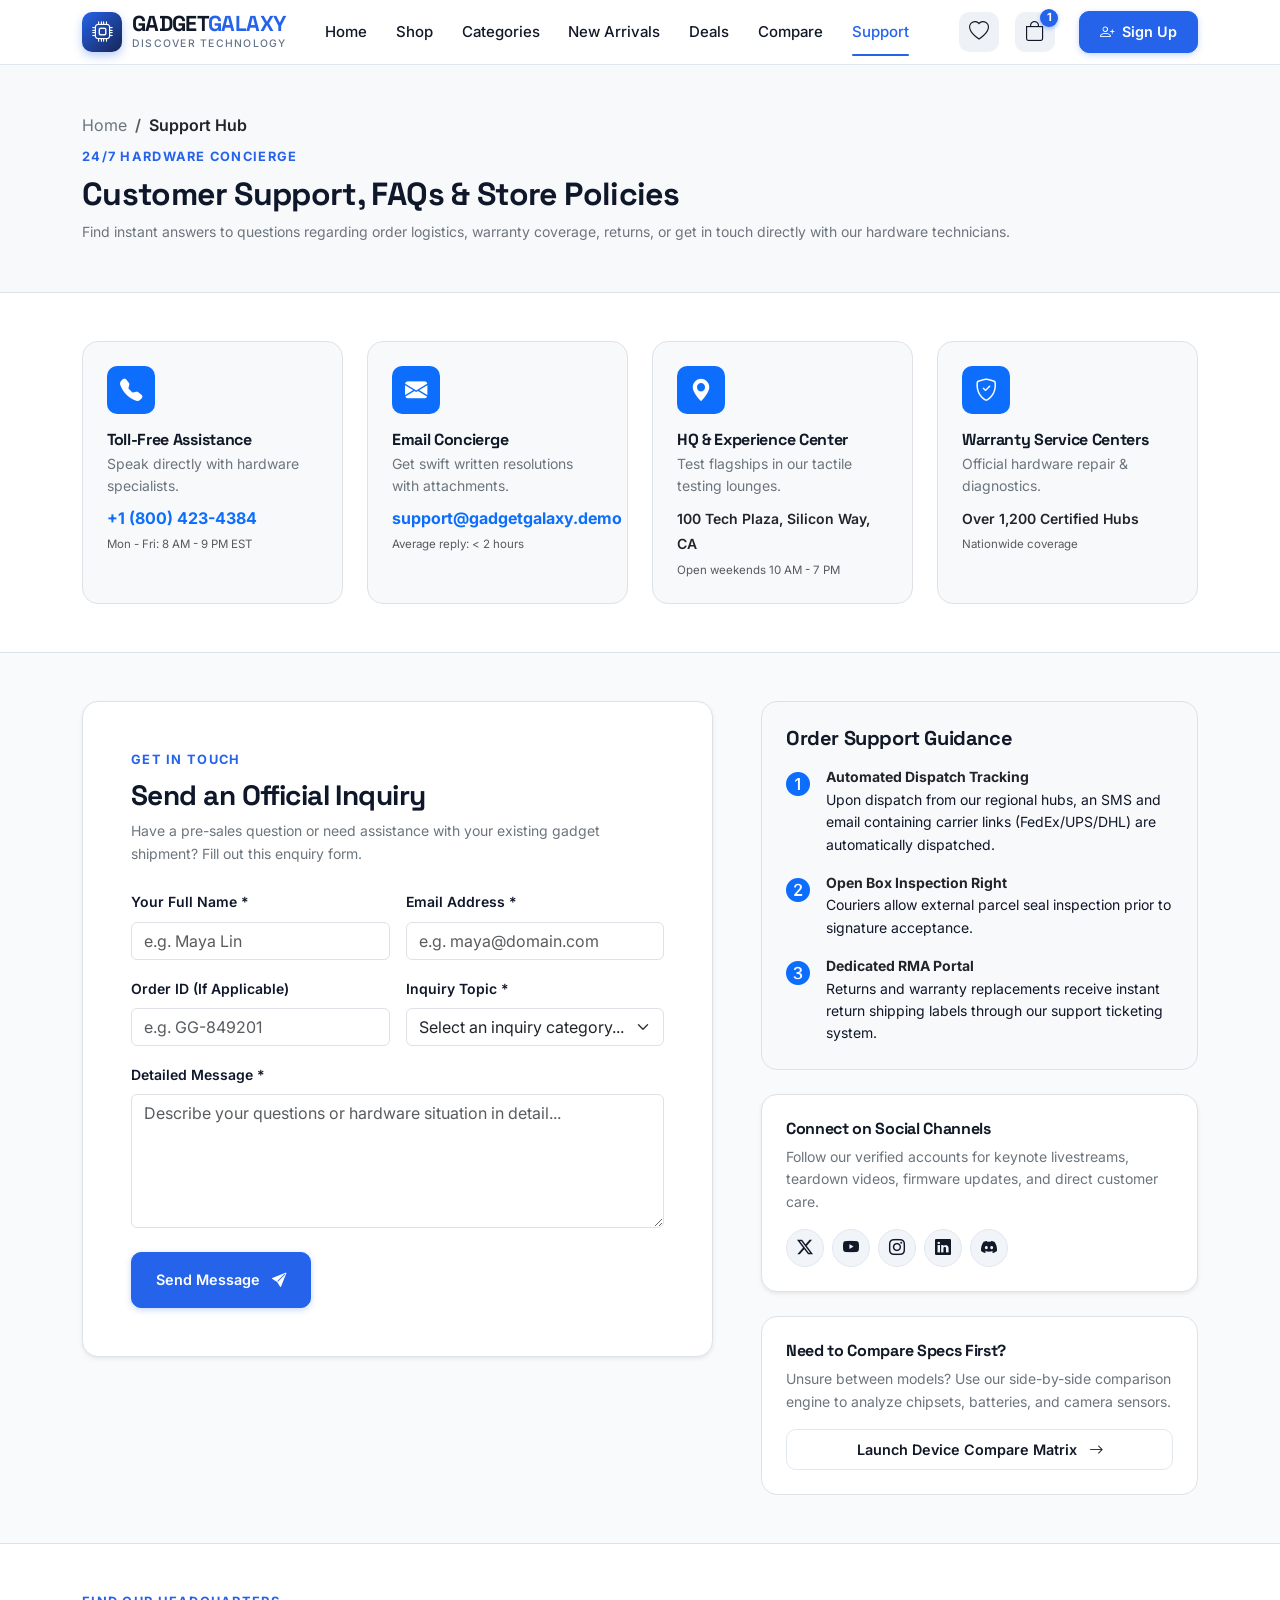
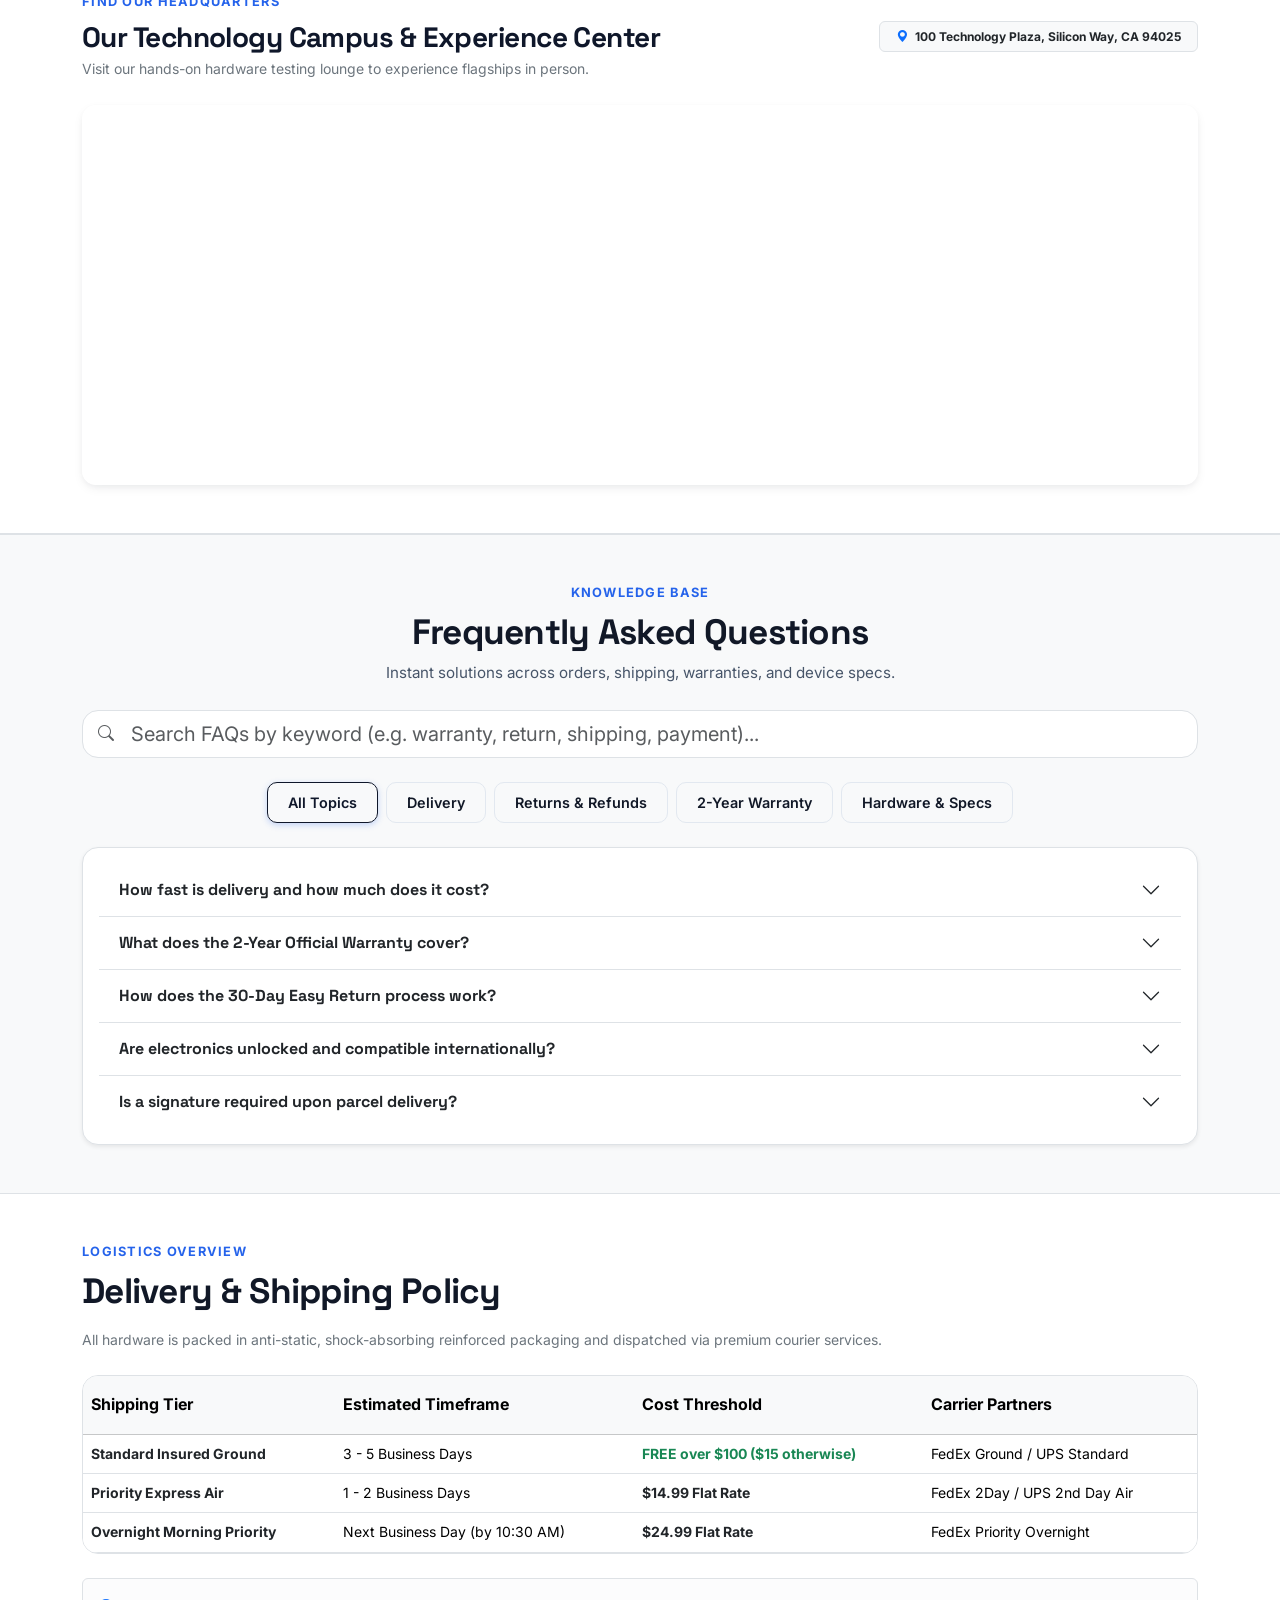
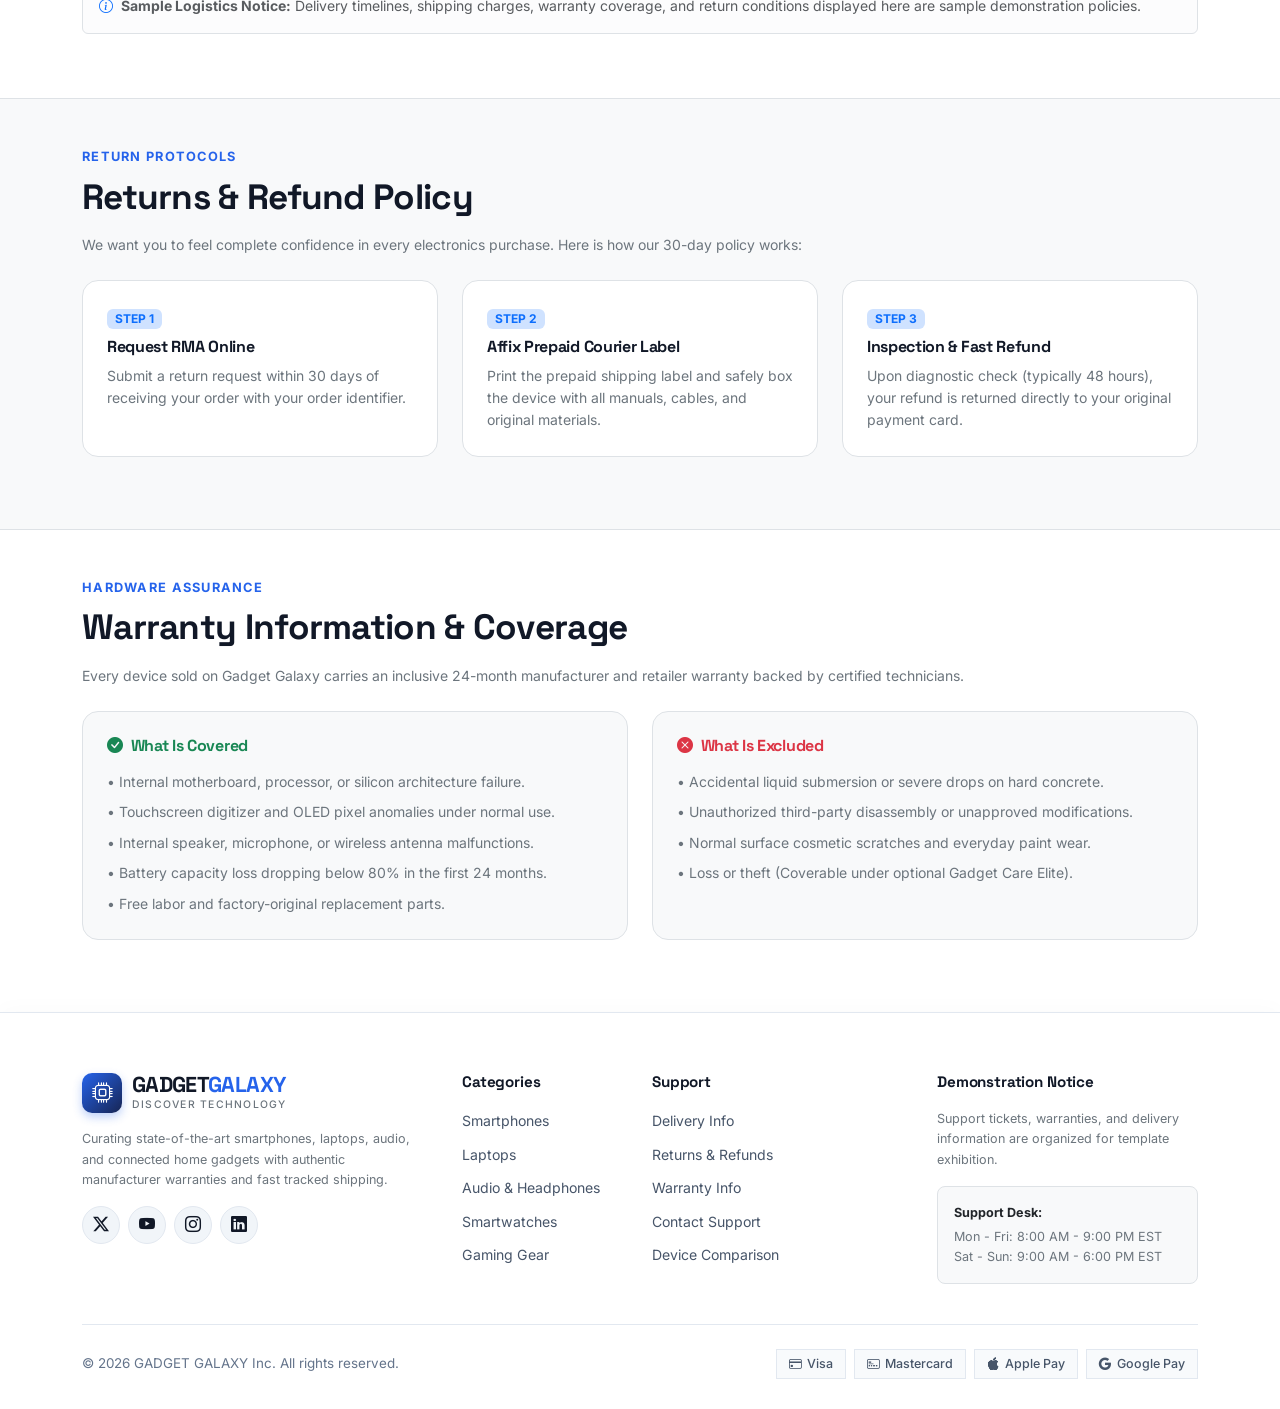
<file: support-contact.html>
<!DOCTYPE html>
<html lang="en">
<head>
  <meta charset="UTF-8">
  <meta name="viewport" content="width=device-width, initial-scale=1.0">
  <title>Customer Support, FAQs & Store Policies — GADGET GALAXY</title>
  <meta name="description" content="Reach the Gadget Galaxy support concierge. Browse searchable FAQs, delivery timelines, 2-year warranty guidelines, and 30-day return policy.">
  
  <link rel="icon" type="image/svg+xml" href="data:image/svg+xml,<svg xmlns='http://www.w3.org/2000/svg' viewBox='0 0 100 100'><rect width='100' height='100' rx='24' fill='%232563EB'/><circle cx='50' cy='50' r='24' fill='%23FFFFFF'/><circle cx='50' cy='50' r='12' fill='%23111827'/></svg>">
  <link href="https://cdn.jsdelivr.net/npm/bootstrap@5.3.3/dist/css/bootstrap.min.css" rel="stylesheet">
  <link rel="stylesheet" href="https://cdn.jsdelivr.net/npm/bootstrap-icons@1.11.3/font/bootstrap-icons.min.css">
  <link rel="stylesheet" href="assets/css/style.css">
</head>
<body>

  <!-- Primary Header & Navbar -->
  <header class="site-navbar">
    <div class="container-xl">
      <nav class="navbar navbar-expand-xl py-2">
        <a class="navbar-brand-logo me-lg-4" href="index.html">
          <div class="brand-icon-box"><i class="bi bi-cpu"></i></div>
          <div>
            <div class="brand-text">GADGET<span>GALAXY</span></div>
            <span class="brand-tagline-sub">Discover Technology</span>
          </div>
        </a>

        <button class="navbar-toggler border-0 shadow-none p-1" type="button" data-bs-toggle="offcanvas" data-bs-target="#mobileNavDrawer">
          <i class="bi bi-list fs-2 text-dark"></i>
        </button>

        <div class="collapse navbar-collapse d-none d-xl-flex" id="desktopNav">
          <ul class="navbar-nav me-auto mb-2 mb-lg-0 align-items-center">
            <li class="nav-item"><a class="nav-link" href="index.html">Home</a></li>
            <li class="nav-item"><a class="nav-link" href="shop.html">Shop</a></li>
            <li class="nav-item"><a class="nav-link" href="shop.html?category=smartphones">Categories</a></li>
            <li class="nav-item"><a class="nav-link" href="shop.html?filter=new">New Arrivals</a></li>
            <li class="nav-item"><a class="nav-link" href="shop.html?filter=deals">Deals</a></li>
            <li class="nav-item"><a class="nav-link" href="compare.html">Compare</a></li>
            <li class="nav-item"><a class="nav-link active" href="support-contact.html">Support</a></li>
          </ul>

          <!-- Right Action Bar: Wishlist, Cart & Retained Sign Up CTA -->
          <div class="d-flex align-items-center gap-3">
            <a href="shop.html?filter=wishlist" class="nav-action-btn" title="Saved Wishlist">
              <i class="bi bi-heart fs-5"></i>
              <span class="nav-badge-count badge-wishlist wishlist-count" style="display: none;">0</span>
            </a>

            <a href="cart.html" class="nav-action-btn" title="Shopping Cart">
              <i class="bi bi-bag fs-5"></i>
              <span class="nav-badge-count cart-count" style="display: none;">0</span>
            </a>

            <!-- Retained Sign Up CTA -->
            <a href="signup.html" class="btn-primary-galaxy ms-2">
              <i class="bi bi-person-plus"></i> Sign Up
            </a>
          </div>
        </div>
      </nav>
    </div>
  </header>

  <!-- Mobile Offcanvas Drawer -->
  <div class="offcanvas offcanvas-start" tabindex="-1" id="mobileNavDrawer">
    <div class="offcanvas-header border-bottom">
      <div class="d-flex align-items-center gap-2">
        <div class="brand-icon-box" style="width: 32px; height: 32px; font-size: 1rem;"><i class="bi bi-cpu"></i></div>
        <div class="fw-bold font-heading fs-5">GADGET <span class="text-primary">GALAXY</span></div>
      </div>
      <button type="button" class="btn-close" data-bs-dismiss="offcanvas"></button>
    </div>
    <div class="offcanvas-body">
      <!-- Quick Action Badges matching navbar -->
      <div class="row g-2 mb-3 text-center">
        <div class="col-4">
          <a href="cart.html" class="p-2 border rounded-3 d-block text-dark text-decoration-none bg-light position-relative">
            <i class="bi bi-bag fs-5 text-primary"></i>
            <div class="small fw-semibold mt-1">Cart (<span class="cart-count">0</span>)</div>
          </a>
        </div>
        <div class="col-4">
          <a href="shop.html?filter=wishlist" class="p-2 border rounded-3 d-block text-dark text-decoration-none bg-light position-relative">
            <i class="bi bi-heart fs-5 text-danger"></i>
            <div class="small fw-semibold mt-1">Wishlist (<span class="wishlist-count">0</span>)</div>
          </a>
        </div>
        <div class="col-4">
          <a href="compare.html" class="p-2 border rounded-3 d-block text-dark text-decoration-none bg-light position-relative">
            <i class="bi bi-arrow-left-right fs-5 text-success"></i>
            <div class="small fw-semibold mt-1">Compare (<span class="compare-count">0</span>)</div>
          </a>
        </div>
      </div>

      <!-- Retained Sign Up Button directly accessible on top of drawer -->
      <div class="mb-3">
        <a href="signup.html" class="btn btn-primary-galaxy w-100 justify-content-center py-2 shadow-sm">
          <i class="bi bi-person-plus me-1"></i> Sign Up
        </a>
      </div>

      <!-- Navigation Accordion with identical items to Desktop Navbar -->
      <div class="accordion mobile-nav-accordion mb-4" id="mobileNavAccordion">
        <!-- Home -->
        <div class="accordion-item border-0 border-bottom rounded-0">
          <div class="py-2 px-1">
            <a href="index.html" class="fw-semibold text-dark text-decoration-none d-flex justify-content-between align-items-center">
              <span><i class="bi bi-house me-2 text-primary"></i> Home</span>
              <i class="bi bi-chevron-right text-muted small"></i>
            </a>
          </div>
        </div>

        <!-- Shop (with subcategories) -->
        <div class="accordion-item border-0 border-bottom rounded-0">
          <h2 class="accordion-header" id="headingShop">
            <button class="accordion-button collapsed px-1 py-2 fw-semibold text-dark bg-transparent shadow-none" type="button" data-bs-toggle="collapse" data-bs-target="#collapseShop">
              <i class="bi bi-grid me-2 text-primary"></i> Shop
            </button>
          </h2>
          <div id="collapseShop" class="accordion-collapse collapse" data-bs-parent="#mobileNavAccordion">
            <div class="accordion-body py-1 ps-4">
              <ul class="list-unstyled mb-0">
                <li class="py-1"><a href="shop.html" class="text-secondary text-decoration-none small d-block">All Products</a></li>
                <li class="py-1"><a href="shop.html?category=smartphones" class="text-secondary text-decoration-none small d-block">Smartphones</a></li>
                <li class="py-1"><a href="shop.html?category=laptops" class="text-secondary text-decoration-none small d-block">Laptops & Desktops</a></li>
                <li class="py-1"><a href="shop.html?category=audio" class="text-secondary text-decoration-none small d-block">Audio & Headphones</a></li>
                <li class="py-1"><a href="shop.html?category=wearables" class="text-secondary text-decoration-none small d-block">Smartwatches</a></li>
                <li class="py-1"><a href="shop.html?category=gaming" class="text-secondary text-decoration-none small d-block">Gaming Gear</a></li>
                <li class="py-1"><a href="shop.html?category=tablets" class="text-secondary text-decoration-none small d-block">Tablets</a></li>
                <li class="py-1"><a href="shop.html?category=cameras" class="text-secondary text-decoration-none small d-block">Cameras</a></li>
                <li class="py-1"><a href="shop.html?category=accessories" class="text-secondary text-decoration-none small d-block">Accessories</a></li>
                <li class="py-1"><a href="shop.html?category=storage" class="text-secondary text-decoration-none small d-block">Storage & SSDs</a></li>
              </ul>
            </div>
          </div>
        </div>

        <!-- Categories -->
        <div class="accordion-item border-0 border-bottom rounded-0">
          <h2 class="accordion-header" id="headingCategories">
            <button class="accordion-button collapsed px-1 py-2 fw-semibold text-dark bg-transparent shadow-none" type="button" data-bs-toggle="collapse" data-bs-target="#collapseCategories">
              <i class="bi bi-tag me-2 text-primary"></i> Categories
            </button>
          </h2>
          <div id="collapseCategories" class="accordion-collapse collapse" data-bs-parent="#mobileNavAccordion">
            <div class="accordion-body py-1 ps-4">
              <ul class="list-unstyled mb-0">
                <li class="py-1"><a href="shop.html?category=smartphones" class="text-secondary text-decoration-none small d-block"><i class="bi bi-phone me-2"></i>Smartphones</a></li>
                <li class="py-1"><a href="shop.html?category=laptops" class="text-secondary text-decoration-none small d-block"><i class="bi bi-laptop me-2"></i>Laptops</a></li>
                <li class="py-1"><a href="shop.html?category=audio" class="text-secondary text-decoration-none small d-block"><i class="bi bi-headphones me-2"></i>Audio</a></li>
                <li class="py-1"><a href="shop.html?category=wearables" class="text-secondary text-decoration-none small d-block"><i class="bi bi-smartwatch me-2"></i>Smartwatches</a></li>
                <li class="py-1"><a href="shop.html?category=gaming" class="text-secondary text-decoration-none small d-block"><i class="bi bi-controller me-2"></i>Gaming</a></li>
                <li class="py-1"><a href="shop.html?category=tablets" class="text-secondary text-decoration-none small d-block"><i class="bi bi-tablet me-2"></i>Tablets</a></li>
                <li class="py-1"><a href="shop.html?category=cameras" class="text-secondary text-decoration-none small d-block"><i class="bi bi-camera me-2"></i>Cameras</a></li>
                <li class="py-1"><a href="shop.html?category=accessories" class="text-secondary text-decoration-none small d-block"><i class="bi bi-plug me-2"></i>Accessories</a></li>
                <li class="py-1"><a href="shop.html?category=storage" class="text-secondary text-decoration-none small d-block"><i class="bi bi-hdd me-2"></i>Storage</a></li>
              </ul>
            </div>
          </div>
        </div>

        <!-- New Arrivals -->
        <div class="accordion-item border-0 border-bottom rounded-0">
          <h2 class="accordion-header" id="headingNew">
            <button class="accordion-button collapsed px-1 py-2 fw-semibold text-dark bg-transparent shadow-none" type="button" data-bs-toggle="collapse" data-bs-target="#collapseNew">
              <i class="bi bi-stars me-2 text-primary"></i> New Arrivals
            </button>
          </h2>
          <div id="collapseNew" class="accordion-collapse collapse" data-bs-parent="#mobileNavAccordion">
            <div class="accordion-body py-1 ps-4">
              <ul class="list-unstyled mb-0">
                <li class="py-1"><a href="shop.html?filter=new" class="text-secondary text-decoration-none small d-block">All New Arrivals</a></li>
                <li class="py-1"><a href="shop.html?filter=new&category=smartphones" class="text-secondary text-decoration-none small d-block">New Phones</a></li>
                <li class="py-1"><a href="shop.html?filter=new&category=audio" class="text-secondary text-decoration-none small d-block">New Audio Gear</a></li>
                <li class="py-1"><a href="shop.html?filter=new&category=gaming" class="text-secondary text-decoration-none small d-block">New Gaming</a></li>
              </ul>
            </div>
          </div>
        </div>

        <!-- Deals -->
        <div class="accordion-item border-0 border-bottom rounded-0">
          <h2 class="accordion-header" id="headingDeals">
            <button class="accordion-button collapsed px-1 py-2 fw-semibold text-dark bg-transparent shadow-none" type="button" data-bs-toggle="collapse" data-bs-target="#collapseDeals">
              <i class="bi bi-fire me-2 text-danger"></i> Deals
            </button>
          </h2>
          <div id="collapseDeals" class="accordion-collapse collapse" data-bs-parent="#mobileNavAccordion">
            <div class="accordion-body py-1 ps-4">
              <ul class="list-unstyled mb-0">
                <li class="py-1"><a href="shop.html?filter=deals" class="text-secondary text-decoration-none small d-block">All Deals & Offers</a></li>
                <li class="py-1"><a href="shop.html?filter=deals&sort=discount" class="text-secondary text-decoration-none small d-block">Biggest Discounts</a></li>
                <li class="py-1"><a href="shop.html?filter=deals&category=laptops" class="text-secondary text-decoration-none small d-block">Laptop Deals</a></li>
                <li class="py-1"><a href="shop.html?filter=deals&category=audio" class="text-secondary text-decoration-none small d-block">Headphone Deals</a></li>
              </ul>
            </div>
          </div>
        </div>

        <!-- Compare -->
        <div class="accordion-item border-0 border-bottom rounded-0">
          <div class="py-2 px-1">
            <a href="compare.html" class="fw-semibold text-dark text-decoration-none d-flex justify-content-between align-items-center">
              <span><i class="bi bi-arrow-left-right me-2 text-primary"></i> Compare</span>
              <span class="badge bg-secondary rounded-pill compare-count">0</span>
            </a>
          </div>
        </div>

        <!-- Support -->
        <div class="accordion-item border-0 border-bottom rounded-0">
          <h2 class="accordion-header" id="headingSupport">
            <button class="accordion-button collapsed px-1 py-2 fw-semibold text-primary bg-transparent shadow-none" type="button" data-bs-toggle="collapse" data-bs-target="#collapseSupport">
              <i class="bi bi-headset me-2 text-primary"></i> Support
            </button>
          </h2>
          <div id="collapseSupport" class="accordion-collapse collapse show" data-bs-parent="#mobileNavAccordion">
            <div class="accordion-body py-1 ps-4">
              <ul class="list-unstyled mb-0">
                <li class="py-1"><a href="support-contact.html" class="fw-bold text-primary text-decoration-none small d-block">Support Hub</a></li>
                <li class="py-1"><a href="support-contact.html#warranty" class="text-secondary text-decoration-none small d-block">2-Year Warranty</a></li>
                <li class="py-1"><a href="support-contact.html#delivery" class="text-secondary text-decoration-none small d-block">Delivery Info</a></li>
                <li class="py-1"><a href="support-contact.html#returns" class="text-secondary text-decoration-none small d-block">30-Day Returns</a></li>
                <li class="py-1"><a href="support-contact.html#faqs" class="text-secondary text-decoration-none small d-block">FAQs</a></li>
              </ul>
            </div>
          </div>
        </div>
      </div>

      <!-- Additional Drawer Footer Sign Up CTA -->
      <div class="mt-4 pt-3 border-top">
        <a href="signup.html" class="btn btn-outline-primary w-100 justify-content-center py-2">
          <i class="bi bi-person-plus me-1"></i> Create Account
        </a>
      </div>
    </div>
  </div>

  <!-- BREADCRUMBS & HERO -->
  <div class="bg-light py-5 border-bottom">
    <div class="container-xl">
      <nav aria-label="breadcrumb">
        <ol class="breadcrumb mb-2 small">
          <li class="breadcrumb-item"><a href="index.html" class="text-secondary text-decoration-none">Home</a></li>
          <li class="breadcrumb-item active text-dark fw-semibold" aria-current="page">Support Hub</li>
        </ol>
      </nav>
      <div class="max-w-700">
        <span class="section-tag">24/7 HARDWARE CONCIERGE</span>
        <h1 class="h2 fw-bold text-midnight mb-2 font-heading">Customer Support, FAQs & Store Policies</h1>
        <p class="text-secondary small mb-0">
          Find instant answers to questions regarding order logistics, warranty coverage, returns, or get in touch directly with our hardware technicians.
        </p>
      </div>
    </div>
  </div>

  <!-- CONTACT CHANNELS CARDS -->
  <section class="py-5 bg-white border-bottom">
    <div class="container-xl">
      <div class="row g-4">
        <div class="col-lg-3 col-sm-6">
          <div class="p-4 bg-light rounded-4 border h-100">
            <div class="trust-icon-box mb-3 bg-primary text-white"><i class="bi bi-telephone-fill"></i></div>
            <h5 class="fw-bold text-midnight fs-6 mb-1">Toll-Free Assistance</h5>
            <p class="text-secondary small mb-2">Speak directly with hardware specialists.</p>
            <a href="tel:+18004234384" class="fw-bold text-primary text-decoration-none">+1 (800) 423-4384</a>
            <div class="text-muted small mt-1" style="font-size: 0.72rem;">Mon - Fri: 8 AM - 9 PM EST</div>
          </div>
        </div>

        <div class="col-lg-3 col-sm-6">
          <div class="p-4 bg-light rounded-4 border h-100">
            <div class="trust-icon-box mb-3 bg-primary text-white"><i class="bi bi-envelope-fill"></i></div>
            <h5 class="fw-bold text-midnight fs-6 mb-1">Email Concierge</h5>
            <p class="text-secondary small mb-2">Get swift written resolutions with attachments.</p>
            <a href="mailto:support@gadgetgalaxy.demo" class="fw-bold text-primary text-decoration-none">support@gadgetgalaxy.demo</a>
            <div class="text-muted small mt-1" style="font-size: 0.72rem;">Average reply: &lt; 2 hours</div>
          </div>
        </div>

        <div class="col-lg-3 col-sm-6">
          <div class="p-4 bg-light rounded-4 border h-100">
            <div class="trust-icon-box mb-3 bg-primary text-white"><i class="bi bi-geo-alt-fill"></i></div>
            <h5 class="fw-bold text-midnight fs-6 mb-1">HQ & Experience Center</h5>
            <p class="text-secondary small mb-2">Test flagships in our tactile testing lounges.</p>
            <span class="small text-dark fw-semibold">100 Tech Plaza, Silicon Way, CA</span>
            <div class="text-muted small mt-1" style="font-size: 0.72rem;">Open weekends 10 AM - 7 PM</div>
          </div>
        </div>

        <div class="col-lg-3 col-sm-6">
          <div class="p-4 bg-light rounded-4 border h-100">
            <div class="trust-icon-box mb-3 bg-primary text-white"><i class="bi bi-shield-check"></i></div>
            <h5 class="fw-bold text-midnight fs-6 mb-1">Warranty Service Centers</h5>
            <p class="text-secondary small mb-2">Official hardware repair & diagnostics.</p>
            <span class="small text-dark fw-semibold">Over 1,200 Certified Hubs</span>
            <div class="text-muted small mt-1" style="font-size: 0.72rem;">Nationwide coverage</div>
          </div>
        </div>
      </div>
    </div>
  </section>

  <!-- CONTACT FORM & ORDER GUIDANCE -->
  <section class="py-5" id="contact">
    <div class="container-xl">
      <div class="row g-5">
        
        <!-- Contact Form (Column: 7) -->
        <div class="col-lg-7">
          <div class="p-4 p-md-5 bg-white rounded-4 border shadow-sm">
            <span class="section-tag">GET IN TOUCH</span>
            <h2 class="h3 fw-bold text-midnight font-heading mb-2">Send an Official Inquiry</h2>
            <p class="text-secondary small mb-4">
              Have a pre-sales question or need assistance with your existing gadget shipment? Fill out this enquiry form.
            </p>

            <form id="customerSupportContactForm" novalidate>
              <div class="row g-3">
                <div class="col-md-6">
                  <label class="form-label small fw-semibold">Your Full Name *</label>
                  <input type="text" class="form-control" id="supportName" placeholder="e.g. Maya Lin" required>
                  <div class="invalid-feedback small">Please provide your name.</div>
                </div>
                <div class="col-md-6">
                  <label class="form-label small fw-semibold">Email Address *</label>
                  <input type="email" class="form-control" id="supportEmail" placeholder="e.g. maya@domain.com" required>
                  <div class="invalid-feedback small">Valid email required for replies.</div>
                </div>
                <div class="col-md-6">
                  <label class="form-label small fw-semibold">Order ID (If Applicable)</label>
                  <input type="text" class="form-control" id="supportOrderId" placeholder="e.g. GG-849201">
                </div>
                <div class="col-md-6">
                  <label class="form-label small fw-semibold">Inquiry Topic *</label>
                  <select class="form-select" id="supportTopic" required>
                    <option value="" selected disabled>Select an inquiry category...</option>
                    <option value="delivery">Delivery Status & Tracking</option>
                    <option value="warranty">2-Year Warranty Claim</option>
                    <option value="returns">Returns & Exchange RMA</option>
                    <option value="presales">Hardware Specs & Pre-sales</option>
                    <option value="corporate">Corporate & Bulk Electronics</option>
                  </select>
                  <div class="invalid-feedback small">Please pick a subject category.</div>
                </div>
                <div class="col-12">
                  <label class="form-label small fw-semibold">Detailed Message *</label>
                  <textarea class="form-control" id="supportMessage" rows="5" placeholder="Describe your questions or hardware situation in detail..." required></textarea>
                  <div class="invalid-feedback small">Message cannot be blank.</div>
                </div>
                <div class="col-12 pt-2">
                  <button type="submit" class="btn btn-primary-galaxy py-3 px-4">
                    Send Message <i class="bi bi-send-fill ms-1"></i>
                  </button>
                </div>
              </div>
            </form>
          </div>
        </div>

        <!-- Support Guidance & Help Desk Info (Column: 5) -->
        <div class="col-lg-5">
          <div class="p-4 bg-light rounded-4 border mb-4">
            <h4 class="fw-bold font-heading text-midnight fs-5 mb-3">Order Support Guidance</h4>
            <div class="d-flex gap-3 mb-3">
              <div class="text-primary fs-4"><i class="bi bi-1-circle-fill"></i></div>
              <div class="small">
                <strong class="text-dark d-block">Automated Dispatch Tracking</strong>
                Upon dispatch from our regional hubs, an SMS and email containing carrier links (FedEx/UPS/DHL) are automatically dispatched.
              </div>
            </div>
            <div class="d-flex gap-3 mb-3">
              <div class="text-primary fs-4"><i class="bi bi-2-circle-fill"></i></div>
              <div class="small">
                <strong class="text-dark d-block">Open Box Inspection Right</strong>
                Couriers allow external parcel seal inspection prior to signature acceptance.
              </div>
            </div>
            <div class="d-flex gap-3">
              <div class="text-primary fs-4"><i class="bi bi-3-circle-fill"></i></div>
              <div class="small">
                <strong class="text-dark d-block">Dedicated RMA Portal</strong>
                Returns and warranty replacements receive instant return shipping labels through our support ticketing system.
              </div>
            </div>
          </div>

          <!-- Social Channels Card in Contact Page -->
          <div class="p-4 bg-white rounded-4 border mb-4 shadow-sm">
            <h5 class="fw-bold text-midnight fs-6 mb-2">Connect on Social Channels</h5>
            <p class="text-secondary small mb-3">
              Follow our verified accounts for keynote livestreams, teardown videos, firmware updates, and direct customer care.
            </p>
            <div class="d-flex gap-2">
              <a href="#" class="footer-social-btn" title="Twitter / X"><i class="bi bi-twitter-x"></i></a>
              <a href="#" class="footer-social-btn" title="YouTube"><i class="bi bi-youtube"></i></a>
              <a href="#" class="footer-social-btn" title="Instagram"><i class="bi bi-instagram"></i></a>
              <a href="#" class="footer-social-btn" title="LinkedIn"><i class="bi bi-linkedin"></i></a>
              <a href="#" class="footer-social-btn" title="Discord"><i class="bi bi-discord"></i></a>
            </div>
          </div>

          <div class="p-4 bg-white rounded-4 border">
            <h5 class="fw-bold text-midnight fs-6 mb-2">Need to Compare Specs First?</h5>
            <p class="text-secondary small mb-3">
              Unsure between models? Use our side-by-side comparison engine to analyze chipsets, batteries, and camera sensors.
            </p>
            <a href="compare.html" class="btn btn-outline-galaxy w-100 justify-content-center">
              Launch Device Compare Matrix <i class="bi bi-arrow-right ms-1"></i>
            </a>
          </div>
        </div>

      </div>
    </div>
  </section>

  <!-- INTERACTIVE MAP & CAMPUS LOCATION -->
  <section class="py-5 bg-white border-top border-bottom" id="campus-map">
    <div class="container-xl">
      <div class="row align-items-center g-4 mb-4">
        <div class="col-lg-7">
          <span class="section-tag">FIND OUR HEADQUARTERS</span>
          <h2 class="h3 fw-bold text-midnight font-heading mb-1">Our Technology Campus & Experience Center</h2>
          <p class="text-secondary small mb-0">Visit our hands-on hardware testing lounge to experience flagships in person.</p>
        </div>
        <div class="col-lg-5 text-lg-end">
          <span class="badge bg-light text-dark border p-2 px-3 small">
            <i class="bi bi-geo-alt-fill text-primary me-1"></i> 100 Technology Plaza, Silicon Way, CA 94025
          </span>
        </div>
      </div>

      <!-- Google Maps Embed -->
      <div class="contact-map-frame">
        <iframe 
          title="Gadget Galaxy Technology Center Map"
          src="https://www.google.com/maps/embed?pb=!1m18!1m12!1m3!1d101408.2323321975!2d-122.12282216694677!3d37.41332219985223!2m3!1f0!2f0!3f0!3m2!1i1024!2i768!4f13.1!3m3!1m2!1s0x808fb7495bec0189%3A0x7c17d44a466baf9b!2sSilicon%20Valley%2C%20CA!5e0!3m2!1sen!2sus!4v1700000000000!5m2!1sen!2sus" 
          allowfullscreen="" 
          loading="lazy" 
          referrerpolicy="no-referrer-when-downgrade">
        </iframe>
      </div>
    </div>
  </section>

  <!-- SEARCHABLE FAQS ACCORDION -->
  <section class="py-5 bg-light border-top border-bottom" id="faqs">
    <div class="container-xl">
      <div class="max-w-900 mx-auto">
        <div class="text-center mb-4">
          <span class="section-tag">KNOWLEDGE BASE</span>
          <h2 class="section-title">Frequently Asked Questions</h2>
          <p class="section-desc mx-auto">Instant solutions across orders, shipping, warranties, and device specs.</p>
        </div>

        <!-- FAQ Search Input -->
        <div class="position-relative mb-4">
          <i class="bi bi-search position-absolute top-50 start-0 translate-middle-y ms-3 text-muted"></i>
          <input type="text" id="faqSearchInput" class="form-control form-control-lg ps-5 rounded-4 border" placeholder="Search FAQs by keyword (e.g. warranty, return, shipping, payment)...">
        </div>

        <!-- FAQ Category Filter Buttons -->
        <div class="d-flex flex-wrap justify-content-center gap-2 mb-4">
          <button type="button" class="btn btn-primary-galaxy faq-category-btn active" data-faq-category="all">All Topics</button>
          <button type="button" class="btn btn-outline-galaxy faq-category-btn" data-faq-category="delivery">Delivery</button>
          <button type="button" class="btn btn-outline-galaxy faq-category-btn" data-faq-category="returns">Returns & Refunds</button>
          <button type="button" class="btn btn-outline-galaxy faq-category-btn" data-faq-category="warranty">2-Year Warranty</button>
          <button type="button" class="btn btn-outline-galaxy faq-category-btn" data-faq-category="technical">Hardware & Specs</button>
        </div>

        <!-- FAQ Accordion -->
        <div class="accordion accordion-flush bg-white rounded-4 border p-3 shadow-sm" id="mainSupportFaqAccordion">
          
          <div class="accordion-item border-bottom faq-item" data-faq-category="delivery">
            <h2 class="accordion-header">
              <button class="accordion-button collapsed fw-bold text-midnight font-heading" type="button" data-bs-toggle="collapse" data-bs-target="#sf1">
                How fast is delivery and how much does it cost?
              </button>
            </h2>
            <div id="sf1" class="accordion-collapse collapse" data-bs-parent="#mainSupportFaqAccordion">
              <div class="accordion-body text-secondary small">
                We offer free Standard Insured Delivery on all orders over $100 (typically 3 to 5 business days). For urgent requirements, Priority Express Air (1-2 days) is available for $14.99 and Overnight Priority (next business morning) for $24.99.
              </div>
            </div>
          </div>

          <div class="accordion-item border-bottom faq-item" data-faq-category="warranty">
            <h2 class="accordion-header">
              <button class="accordion-button collapsed fw-bold text-midnight font-heading" type="button" data-bs-toggle="collapse" data-bs-target="#sf2">
                What does the 2-Year Official Warranty cover?
              </button>
            </h2>
            <div id="sf2" class="accordion-collapse collapse" data-bs-parent="#mainSupportFaqAccordion">
              <div class="accordion-body text-secondary small">
                Every product comes with a 24-month comprehensive manufacturer warranty covering motherboard anomalies, processor failure, display dead pixels, camera sensor malfunctions, and battery health degradation below 80% under standard use. Accidental damage can be covered under supplementary plans.
              </div>
            </div>
          </div>

          <div class="accordion-item border-bottom faq-item" data-faq-category="returns">
            <h2 class="accordion-header">
              <button class="accordion-button collapsed fw-bold text-midnight font-heading" type="button" data-bs-toggle="collapse" data-bs-target="#sf3">
                How does the 30-Day Easy Return process work?
              </button>
            </h2>
            <div id="sf3" class="accordion-collapse collapse" data-bs-parent="#mainSupportFaqAccordion">
              <div class="accordion-body text-secondary small">
                If you are not 100% satisfied with your gadget, request an RMA return via email or our support form within 30 days of receipt. We provide a prepaid shipping return label. Once received and inspected in original condition, refunds are credited to your original payment method in 3 to 5 business days.
              </div>
            </div>
          </div>

          <div class="accordion-item border-bottom faq-item" data-faq-category="technical">
            <h2 class="accordion-header">
              <button class="accordion-button collapsed fw-bold text-midnight font-heading" type="button" data-bs-toggle="collapse" data-bs-target="#sf4">
                Are electronics unlocked and compatible internationally?
              </button>
            </h2>
            <div id="sf4" class="accordion-collapse collapse" data-bs-parent="#mainSupportFaqAccordion">
              <div class="accordion-body text-secondary small">
                Yes! All smartphones and cellular tablets sold through Gadget Galaxy are factory SIM-unlocked and support global 5G/LTE band frequencies. Laptops include universal 100-240V GaN adapters.
              </div>
            </div>
          </div>

          <div class="accordion-item faq-item" data-faq-category="delivery">
            <h2 class="accordion-header">
              <button class="accordion-button collapsed fw-bold text-midnight font-heading" type="button" data-bs-toggle="collapse" data-bs-target="#sf5">
                Is a signature required upon parcel delivery?
              </button>
            </h2>
            <div id="sf5" class="accordion-collapse collapse" data-bs-parent="#mainSupportFaqAccordion">
              <div class="accordion-body text-secondary small">
                Due to the high-value nature of electronics shipments, all parcels exceeding $200 require direct adult signature verification upon carrier drop-off to eliminate porch piracy risk.
              </div>
            </div>
          </div>

        </div>
      </div>
    </div>
  </section>

  <!-- DELIVERY INFORMATION TABLE -->
  <section class="py-5 bg-white border-bottom" id="delivery">
    <div class="container-xl">
      <div class="max-w-900 mx-auto">
        <span class="section-tag">LOGISTICS OVERVIEW</span>
        <h2 class="section-title mb-3">Delivery & Shipping Policy</h2>
        <p class="text-secondary small mb-4">
          All hardware is packed in anti-static, shock-absorbing reinforced packaging and dispatched via premium courier services.
        </p>

        <div class="table-responsive rounded-4 border overflow-hidden mb-4">
          <table class="table table-hover mb-0">
            <thead class="table-light">
              <tr>
                <th class="py-3">Shipping Tier</th>
                <th class="py-3">Estimated Timeframe</th>
                <th class="py-3">Cost Threshold</th>
                <th class="py-3">Carrier Partners</th>
              </tr>
            </thead>
            <tbody class="small">
              <tr>
                <td class="fw-bold text-dark">Standard Insured Ground</td>
                <td>3 - 5 Business Days</td>
                <td class="text-success fw-bold">FREE over $100 ($15 otherwise)</td>
                <td>FedEx Ground / UPS Standard</td>
              </tr>
              <tr>
                <td class="fw-bold text-dark">Priority Express Air</td>
                <td>1 - 2 Business Days</td>
                <td class="fw-bold text-dark">$14.99 Flat Rate</td>
                <td>FedEx 2Day / UPS 2nd Day Air</td>
              </tr>
              <tr>
                <td class="fw-bold text-dark">Overnight Morning Priority</td>
                <td>Next Business Day (by 10:30 AM)</td>
                <td class="fw-bold text-dark">$24.99 Flat Rate</td>
                <td>FedEx Priority Overnight</td>
              </tr>
            </tbody>
          </table>
        </div>

        <div class="alert alert-light border small text-muted">
          <i class="bi bi-info-circle me-1 text-primary"></i> <strong>Sample Logistics Notice:</strong> Delivery timelines, shipping charges, warranty coverage, and return conditions displayed here are sample demonstration policies.
        </div>
      </div>
    </div>
  </section>

  <!-- RETURNS & REFUNDS POLICY -->
  <section class="py-5 bg-light border-bottom" id="returns">
    <div class="container-xl">
      <div class="max-w-900 mx-auto">
        <span class="section-tag">RETURN PROTOCOLS</span>
        <h2 class="section-title mb-3">Returns & Refund Policy</h2>
        <p class="text-secondary small mb-4">
          We want you to feel complete confidence in every electronics purchase. Here is how our 30-day policy works:
        </p>

        <div class="row g-4 mb-4">
          <div class="col-md-4">
            <div class="p-4 bg-white rounded-4 border h-100">
              <span class="badge bg-primary-subtle text-primary fw-bold mb-2">STEP 1</span>
              <h5 class="fw-bold text-midnight fs-6 mb-2">Request RMA Online</h5>
              <p class="text-secondary small mb-0">Submit a return request within 30 days of receiving your order with your order identifier.</p>
            </div>
          </div>
          <div class="col-md-4">
            <div class="p-4 bg-white rounded-4 border h-100">
              <span class="badge bg-primary-subtle text-primary fw-bold mb-2">STEP 2</span>
              <h5 class="fw-bold text-midnight fs-6 mb-2">Affix Prepaid Courier Label</h5>
              <p class="text-secondary small mb-0">Print the prepaid shipping label and safely box the device with all manuals, cables, and original materials.</p>
            </div>
          </div>
          <div class="col-md-4">
            <div class="p-4 bg-white rounded-4 border h-100">
              <span class="badge bg-primary-subtle text-primary fw-bold mb-2">STEP 3</span>
              <h5 class="fw-bold text-midnight fs-6 mb-2">Inspection & Fast Refund</h5>
              <p class="text-secondary small mb-0">Upon diagnostic check (typically 48 hours), your refund is returned directly to your original payment card.</p>
            </div>
          </div>
        </div>
      </div>
    </div>
  </section>

  <!-- WARRANTY INFORMATION -->
  <section class="py-5 bg-white" id="warranty">
    <div class="container-xl">
      <div class="max-w-900 mx-auto">
        <span class="section-tag">HARDWARE ASSURANCE</span>
        <h2 class="section-title mb-3">Warranty Information & Coverage</h2>
        <p class="text-secondary small mb-4">
          Every device sold on Gadget Galaxy carries an inclusive 24-month manufacturer and retailer warranty backed by certified technicians.
        </p>

        <div class="row g-4 mb-4">
          <div class="col-md-6">
            <div class="p-4 bg-light rounded-4 border h-100">
              <h5 class="fw-bold text-success fs-6 mb-3"><i class="bi bi-check-circle-fill me-2"></i>What Is Covered</h5>
              <ul class="list-unstyled small text-secondary mb-0">
                <li class="mb-2">&bull; Internal motherboard, processor, or silicon architecture failure.</li>
                <li class="mb-2">&bull; Touchscreen digitizer and OLED pixel anomalies under normal use.</li>
                <li class="mb-2">&bull; Internal speaker, microphone, or wireless antenna malfunctions.</li>
                <li class="mb-2">&bull; Battery capacity loss dropping below 80% in the first 24 months.</li>
                <li>&bull; Free labor and factory-original replacement parts.</li>
              </ul>
            </div>
          </div>
          <div class="col-md-6">
            <div class="p-4 bg-light rounded-4 border h-100">
              <h5 class="fw-bold text-danger fs-6 mb-3"><i class="bi bi-x-circle-fill me-2"></i>What Is Excluded</h5>
              <ul class="list-unstyled small text-secondary mb-0">
                <li class="mb-2">&bull; Accidental liquid submersion or severe drops on hard concrete.</li>
                <li class="mb-2">&bull; Unauthorized third-party disassembly or unapproved modifications.</li>
                <li class="mb-2">&bull; Normal surface cosmetic scratches and everyday paint wear.</li>
                <li>&bull; Loss or theft (Coverable under optional Gadget Care Elite).</li>
              </ul>
            </div>
          </div>
        </div>
      </div>
    </div>
  </section>

  <!-- SITE FOOTER (White Background, Hover Socials) -->
  <footer class="site-footer">
    <div class="container-xl">
      <div class="row g-4">
        <div class="col-lg-4 col-md-6">
          <a class="navbar-brand-logo mb-3" href="index.html">
            <div class="brand-icon-box"><i class="bi bi-cpu"></i></div>
            <div>
              <div class="brand-text text-dark">GADGET<span>GALAXY</span></div>
              <span class="brand-tagline-sub text-secondary">Discover Technology</span>
            </div>
          </a>
          <p class="small text-secondary mb-3 pe-lg-4">
            Curating state-of-the-art smartphones, laptops, audio, and connected home gadgets with authentic manufacturer warranties and fast tracked shipping.
          </p>
          <div class="d-flex gap-2">
            <a href="#" class="footer-social-btn" title="Twitter / X"><i class="bi bi-twitter-x"></i></a>
            <a href="#" class="footer-social-btn" title="YouTube"><i class="bi bi-youtube"></i></a>
            <a href="#" class="footer-social-btn" title="Instagram"><i class="bi bi-instagram"></i></a>
            <a href="#" class="footer-social-btn" title="LinkedIn"><i class="bi bi-linkedin"></i></a>
          </div>
        </div>
        <div class="col-lg-2 col-md-6 col-6">
          <h5 class="footer-heading">Categories</h5>
          <ul class="footer-links">
            <li><a href="shop.html?category=smartphones">Smartphones</a></li>
            <li><a href="shop.html?category=laptops">Laptops</a></li>
            <li><a href="shop.html?category=audio">Audio & Headphones</a></li>
            <li><a href="shop.html?category=smartwatches">Smartwatches</a></li>
            <li><a href="shop.html?category=gaming">Gaming Gear</a></li>
          </ul>
        </div>
        <div class="col-lg-3 col-md-6 col-6">
          <h5 class="footer-heading">Support</h5>
          <ul class="footer-links">
            <li><a href="#delivery">Delivery Info</a></li>
            <li><a href="#returns">Returns & Refunds</a></li>
            <li><a href="#warranty">Warranty Info</a></li>
            <li><a href="#contact">Contact Support</a></li>
            <li><a href="compare.html">Device Comparison</a></li>
          </ul>
        </div>
        <div class="col-lg-3 col-md-6">
          <h5 class="footer-heading">Demonstration Notice</h5>
          <p class="small text-secondary">
            Support tickets, warranties, and delivery information are organized for template exhibition.
          </p>
          <div class="p-3 rounded-3 bg-light border small text-secondary">
            <strong class="text-dark d-block mb-1">Support Desk:</strong>
            Mon - Fri: 8:00 AM - 9:00 PM EST<br>
            Sat - Sun: 9:00 AM - 6:00 PM EST
          </div>
        </div>
      </div>
      <div class="footer-bottom d-flex flex-wrap justify-content-between align-items-center gap-3">
        <div>&copy; 2026 GADGET GALAXY Inc. All rights reserved.</div>
        <div class="d-flex gap-2">
          <span class="payment-badge-pill"><i class="bi bi-credit-card"></i> Visa</span>
          <span class="payment-badge-pill"><i class="bi bi-credit-card-2-front"></i> Mastercard</span>
          <span class="payment-badge-pill"><i class="bi bi-apple"></i> Apple Pay</span>
          <span class="payment-badge-pill"><i class="bi bi-google"></i> Google Pay</span>
        </div>
      </div>
    </div>
  </footer>

  <!-- Scripts -->
  <script src="https://cdn.jsdelivr.net/npm/bootstrap@5.3.3/dist/js/bootstrap.bundle.min.js"></script>
  <script src="assets/js/products-data.js"></script>
  <script src="assets/js/main.js"></script>
  <script src="assets/js/support.js"></script>
</body>
</html>
</file>
<file: assets/css/style.css>
/* ==========================================================================
   GADGET GALAXY — DESIGN SYSTEM & MASTER STYLESHEET
   Brand: Modern, Premium, Innovative Electronics Retail
   ========================================================================== */

@import url('https://fonts.googleapis.com/css2?family=Inter:wght@300;400;500;600;700&family=Space+Grotesk:wght@500;600;700&display=swap');

:root {
  /* Core Brand Colors */
  --color-midnight: #111827;
  --color-deep-navy: #172554;
  --color-electric-blue: #2563EB;
  --color-electric-blue-hover: #1D4ED8;
  --color-electric-blue-light: #EFF6FF;
  --color-electric-blue-glow: rgba(37, 99, 235, 0.18);
  
  --color-cool-silver: #CBD5E1;
  --color-soft-white: #F8FAFC;
  --color-light-grey: #EEF2F6;
  --color-charcoal: #252B33;
  --color-card-dark: #1E293B;
  
  /* Text & Border Colors */
  --text-primary: #0F172A;
  --text-secondary: #475569;
  --text-muted: #64748B;
  --text-light: #94A3B8;
  --text-white: #FFFFFF;
  
  --border-light: #E2E8F0;
  --border-subtle: #F1F5F9;
  --border-dark: #334155;
  
  /* Status Colors */
  --color-success: #10B981;
  --color-warning: #F59E0B;
  --color-danger: #EF4444;
  
  /* Typography */
  --font-heading: 'Space Grotesk', -apple-system, BlinkMacSystemFont, 'Segoe UI', Roboto, sans-serif;
  --font-body: 'Inter', -apple-system, BlinkMacSystemFont, 'Segoe UI', Roboto, sans-serif;
  
  /* Shadows & Radius */
  --radius-sm: 6px;
  --radius-md: 10px;
  --radius-lg: 14px;
  --radius-xl: 20px;
  --radius-pill: 9999px;
  
  --shadow-sm: 0 1px 3px rgba(15, 23, 42, 0.06);
  --shadow-md: 0 4px 12px -2px rgba(15, 23, 42, 0.08), 0 2px 6px -1px rgba(15, 23, 42, 0.04);
  --shadow-lg: 0 12px 28px -6px rgba(15, 23, 42, 0.12), 0 4px 10px -2px rgba(15, 23, 42, 0.05);
  --shadow-glow: 0 0 25px rgba(37, 99, 235, 0.25);
  
  --transition-fast: all 0.18s ease;
  --transition-normal: all 0.28s cubic-bezier(0.16, 1, 0.3, 1);
}

/* Base Resets */
*, *::before, *::after {
  box-sizing: border-box;
}

body {
  font-family: var(--font-body);
  color: var(--text-primary);
  background-color: var(--color-soft-white);
  line-height: 1.6;
  -webkit-font-smoothing: antialiased;
  -moz-osx-font-smoothing: grayscale;
  overflow-x: hidden;
}

h1, h2, h3, h4, h5, h6, .brand-font {
  font-family: var(--font-heading);
  letter-spacing: -0.02em;
  color: var(--color-midnight);
  font-weight: 700;
}

a {
  color: var(--color-electric-blue);
  text-decoration: none;
  transition: var(--transition-fast);
}

a:hover {
  color: var(--color-electric-blue-hover);
}

img {
  max-width: 100%;
  height: auto;
  display: block;
}

/* ==========================================================================
   TOP BAR / ANNOUNCEMENT STRIP
   ========================================================================== */
.top-bar {
  background-color: var(--color-midnight);
  color: var(--color-cool-silver);
  font-size: 0.8125rem;
  padding: 7px 0;
  border-bottom: 1px solid rgba(255, 255, 255, 0.08);
}

.top-bar a {
  color: var(--color-cool-silver);
}
.top-bar a:hover {
  color: var(--text-white);
}

.top-badge {
  background: rgba(37, 99, 235, 0.2);
  color: #60A5FA;
  padding: 2px 8px;
  border-radius: var(--radius-pill);
  font-weight: 600;
  font-size: 0.72rem;
  text-transform: uppercase;
  letter-spacing: 0.05em;
  margin-right: 8px;
}

/* ==========================================================================
   PRIMARY NAVBAR
   ========================================================================== */
.navbar-brand-logo {
  display: flex;
  align-items: center;
  gap: 10px;
  text-decoration: none;
}

.brand-icon-box {
  width: 40px;
  height: 40px;
  background: linear-gradient(135deg, var(--color-electric-blue), var(--color-deep-navy));
  border-radius: 10px;
  display: flex;
  align-items: center;
  justify-content: center;
  color: #fff;
  font-size: 1.3rem;
  box-shadow: 0 4px 10px rgba(37, 99, 235, 0.3);
}

.brand-text {
  font-family: var(--font-heading);
  font-size: 1.35rem;
  font-weight: 700;
  color: var(--color-midnight);
  letter-spacing: -0.03em;
  line-height: 1.1;
}

.brand-text span {
  color: var(--color-electric-blue);
}

.brand-tagline-sub {
  display: block;
  font-size: 0.65rem;
  font-weight: 500;
  text-transform: uppercase;
  letter-spacing: 0.12em;
  color: var(--text-muted);
}

.site-navbar {
  background-color: #FFFFFF;
  border-bottom: 1px solid var(--border-light);
  position: sticky;
  top: 0;
  z-index: 1030;
  transition: var(--transition-normal);
}

.site-navbar.scrolled {
  box-shadow: var(--shadow-md);
}

.navbar-nav .nav-link {
  font-family: var(--font-body);
  font-weight: 500;
  font-size: 0.9375rem;
  color: var(--color-midnight);
  padding: 0.75rem 0.9rem !important;
  transition: var(--transition-fast);
  position: relative;
}

.navbar-nav .nav-link:hover,
.navbar-nav .nav-link.active {
  color: var(--color-electric-blue);
}

.navbar-nav .nav-link.active::after {
  content: '';
  position: absolute;
  bottom: 0px;
  left: 0.9rem;
  right: 0.9rem;
  height: 2px;
  background-color: var(--color-electric-blue);
  border-radius: 2px;
}

/* Custom Dropdown Menus */
.dropdown-menu {
  border: 1px solid var(--border-light);
  box-shadow: var(--shadow-lg);
  border-radius: var(--radius-md);
  padding: 0.65rem;
  margin-top: 0.5rem;
  animation: fadeInDown 0.2s cubic-bezier(0.16, 1, 0.3, 1);
}

@keyframes fadeInDown {
  from {
    opacity: 0;
    transform: translateY(8px);
  }
  to {
    opacity: 1;
    transform: translateY(0);
  }
}

.dropdown-item {
  font-size: 0.88rem;
  font-weight: 500;
  color: var(--text-secondary);
  padding: 0.5rem 0.85rem;
  border-radius: var(--radius-sm);
  display: flex;
  align-items: center;
  gap: 8px;
  transition: var(--transition-fast);
}

.dropdown-item:hover,
.dropdown-item:focus {
  background-color: var(--color-electric-blue-light);
  color: var(--color-electric-blue);
}

.dropdown-item i {
  color: var(--color-electric-blue);
  font-size: 0.95rem;
}

/* Nav Action Icons */
.nav-action-btn {
  width: 40px;
  height: 40px;
  border-radius: var(--radius-md);
  display: flex;
  align-items: center;
  justify-content: center;
  background-color: var(--color-light-grey);
  color: var(--color-midnight);
  border: 1px solid transparent;
  position: relative;
  transition: var(--transition-fast);
  cursor: pointer;
  text-decoration: none;
}

.nav-action-btn:hover {
  background-color: var(--color-electric-blue-light);
  color: var(--color-electric-blue);
  border-color: rgba(37, 99, 235, 0.2);
}

.nav-badge-count {
  position: absolute;
  top: -4px;
  right: -4px;
  background-color: var(--color-electric-blue);
  color: #fff;
  font-size: 0.7rem;
  font-weight: 700;
  min-width: 18px;
  height: 18px;
  border-radius: 999px;
  display: flex;
  align-items: center;
  justify-content: center;
  padding: 0 4px;
  box-shadow: 0 2px 4px rgba(37, 99, 235, 0.4);
}

.badge-wishlist {
  background-color: #EF4444;
}

.btn-primary-galaxy {
  background-color: var(--color-electric-blue);
  color: #FFFFFF;
  border: 1px solid var(--color-electric-blue);
  font-family: var(--font-body);
  font-weight: 600;
  font-size: 0.9rem;
  padding: 0.55rem 1.25rem;
  border-radius: var(--radius-md);
  box-shadow: 0 2px 6px rgba(37, 99, 235, 0.25);
  transition: var(--transition-fast);
  display: inline-flex;
  align-items: center;
  gap: 8px;
  text-decoration: none;
}

.btn-primary-galaxy:hover {
  background-color: var(--color-electric-blue-hover);
  border-color: var(--color-electric-blue-hover);
  color: #FFFFFF;
  box-shadow: var(--shadow-glow);
  transform: translateY(-1px);
}

.btn-outline-galaxy {
  background-color: transparent;
  color: var(--color-midnight);
  border: 1px solid var(--border-light);
  font-family: var(--font-body);
  font-weight: 600;
  font-size: 0.9rem;
  padding: 0.55rem 1.25rem;
  border-radius: var(--radius-md);
  transition: var(--transition-fast);
  display: inline-flex;
  align-items: center;
  gap: 8px;
  text-decoration: none;
}

.btn-outline-galaxy:hover {
  background-color: var(--color-light-grey);
  border-color: var(--color-cool-silver);
  color: var(--color-midnight);
}

/* Quick Search Expandable Input */
.nav-search-wrapper {
  position: relative;
  min-width: 240px;
}

.nav-search-input {
  width: 100%;
  background-color: var(--color-light-grey);
  border: 1px solid var(--border-light);
  border-radius: var(--radius-pill);
  padding: 0.45rem 1rem 0.45rem 2.2rem;
  font-size: 0.875rem;
  color: var(--text-primary);
  transition: var(--transition-fast);
}

.nav-search-input:focus {
  outline: none;
  background-color: #FFFFFF;
  border-color: var(--color-electric-blue);
  box-shadow: 0 0 0 3px var(--color-electric-blue-glow);
}

.nav-search-icon {
  position: absolute;
  left: 0.85rem;
  top: 50%;
  transform: translateY(-50%);
  color: var(--text-muted);
  pointer-events: none;
}

/* Live Search Suggestions Dropdown */
.search-results-dropdown {
  position: absolute;
  top: calc(100% + 8px);
  left: 0;
  right: 0;
  min-width: 320px;
  background: #FFFFFF;
  border: 1px solid var(--border-light);
  border-radius: var(--radius-md);
  box-shadow: var(--shadow-lg);
  max-height: 380px;
  overflow-y: auto;
  z-index: 1060;
  display: none;
}

.search-results-dropdown.show {
  display: block;
}

.search-result-item {
  display: flex;
  align-items: center;
  gap: 12px;
  padding: 10px 14px;
  border-bottom: 1px solid var(--border-subtle);
  color: var(--text-primary);
  text-decoration: none;
  transition: var(--transition-fast);
}

.search-result-item:hover {
  background-color: var(--color-light-grey);
}

.search-result-img {
  width: 44px;
  height: 44px;
  object-fit: cover;
  border-radius: var(--radius-sm);
  background: var(--color-light-grey);
  border: 1px solid var(--border-light);
}

/* ==========================================================================
   HERO CAMPAIGN SECTION
   ========================================================================== */
.hero-section {
  position: relative;
  background: radial-gradient(circle at 80% 20%, rgba(37, 99, 235, 0.12) 0%, rgba(23, 37, 84, 0.04) 50%, #FFFFFF 100%);
  border-bottom: 1px solid var(--border-light);
  overflow: hidden;
  padding: 60px 0 80px;
}

.hero-badge {
  display: inline-flex;
  align-items: center;
  gap: 8px;
  background: #EFF6FF;
  border: 1px solid rgba(37, 99, 235, 0.2);
  color: var(--color-electric-blue);
  font-size: 0.8125rem;
  font-weight: 600;
  padding: 5px 14px;
  border-radius: var(--radius-pill);
  margin-bottom: 20px;
}

.hero-title {
  font-size: clamp(2.2rem, 4.5vw, 3.8rem);
  font-weight: 700;
  line-height: 1.1;
  color: var(--color-midnight);
  margin-bottom: 20px;
}

.hero-title .gradient-text {
  background: linear-gradient(135deg, var(--color-electric-blue) 0%, var(--color-deep-navy) 100%);
  -webkit-background-clip: text;
  -webkit-text-fill-color: transparent;
}

.hero-subtitle {
  font-size: 1.125rem;
  color: var(--text-secondary);
  max-width: 540px;
  margin-bottom: 30px;
}

.hero-image-wrap {
  position: relative;
}

.hero-card-showcase {
  background: #FFFFFF;
  border-radius: var(--radius-xl);
  border: 1px solid var(--border-light);
  padding: 24px;
  box-shadow: var(--shadow-lg);
  position: relative;
  transition: transform 0.4s ease;
}

.hero-card-showcase:hover {
  transform: translateY(-4px);
}

.hero-product-img {
  width: 100%;
  height: 380px;
  object-fit: cover;
  border-radius: var(--radius-lg);
  background-color: var(--color-light-grey);
}

.hero-floating-stat {
  position: absolute;
  bottom: 20px;
  left: -20px;
  background: #FFFFFF;
  border: 1px solid var(--border-light);
  border-radius: var(--radius-lg);
  padding: 12px 20px;
  box-shadow: var(--shadow-lg);
  display: flex;
  align-items: center;
  gap: 12px;
  animation: floatBounce 4s ease-in-out infinite;
}

@keyframes floatBounce {
  0%, 100% { transform: translateY(0); }
  50% { transform: translateY(-8px); }
}

.stat-icon {
  width: 44px;
  height: 44px;
  border-radius: 50%;
  background: var(--color-electric-blue-light);
  color: var(--color-electric-blue);
  display: flex;
  align-items: center;
  justify-content: center;
  font-size: 1.3rem;
}

/* Hero features row */
.trust-bar {
  background-color: #FFFFFF;
  border-bottom: 1px solid var(--border-light);
  padding: 24px 0;
}

.trust-item {
  display: flex;
  align-items: center;
  gap: 14px;
}

.trust-icon-box {
  width: 48px;
  height: 48px;
  border-radius: var(--radius-md);
  background: var(--color-light-grey);
  color: var(--color-electric-blue);
  display: flex;
  align-items: center;
  justify-content: center;
  font-size: 1.4rem;
  flex-shrink: 0;
  transition: var(--transition-fast);
}

.trust-item:hover .trust-icon-box {
  background: var(--color-electric-blue);
  color: #FFFFFF;
}

.trust-title {
  font-size: 0.95rem;
  font-weight: 600;
  margin-bottom: 2px;
  color: var(--color-midnight);
}

.trust-desc {
  font-size: 0.8125rem;
  color: var(--text-muted);
  margin-bottom: 0;
}

/* ==========================================================================
   CATEGORY CARDS
   ========================================================================== */
.section-header {
  margin-bottom: 36px;
}

.section-tag {
  font-size: 0.8rem;
  font-weight: 700;
  text-transform: uppercase;
  letter-spacing: 0.1em;
  color: var(--color-electric-blue);
  margin-bottom: 8px;
  display: block;
}

.section-title {
  font-size: clamp(1.6rem, 2.8vw, 2.2rem);
  font-weight: 700;
  color: var(--color-midnight);
  margin-bottom: 8px;
}

.section-desc {
  font-size: 0.95rem;
  color: var(--text-secondary);
  max-width: 600px;
}

.category-card {
  background: #FFFFFF;
  border: 1px solid var(--border-light);
  border-radius: var(--radius-lg);
  padding: 16px;
  text-align: center;
  text-decoration: none;
  display: block;
  transition: var(--transition-normal);
  position: relative;
  overflow: hidden;
  height: 100%;
}

.category-card:hover {
  transform: translateY(-5px);
  border-color: rgba(37, 99, 235, 0.4);
  box-shadow: var(--shadow-lg);
}

.category-img-wrap {
  width: 100%;
  height: 140px;
  border-radius: var(--radius-md);
  overflow: hidden;
  margin-bottom: 14px;
  background: var(--color-light-grey);
}

.category-img-wrap img {
  width: 100%;
  height: 100%;
  object-fit: cover;
  transition: transform 0.4s ease;
}

.category-card:hover .category-img-wrap img {
  transform: scale(1.06);
}

.category-name {
  font-size: 1rem;
  font-weight: 600;
  color: var(--color-midnight);
  margin-bottom: 2px;
}

.category-count {
  font-size: 0.8rem;
  color: var(--text-muted);
}

/* ==========================================================================
   PRODUCT CARDS
   ========================================================================== */
.product-card {
  background: #FFFFFF;
  border: 1px solid var(--border-light);
  border-radius: var(--radius-lg);
  padding: 16px;
  display: flex;
  flex-direction: column;
  height: 100%;
  transition: var(--transition-normal);
  position: relative;
}

.product-card:hover {
  transform: translateY(-4px);
  border-color: rgba(37, 99, 235, 0.35);
  box-shadow: var(--shadow-lg);
}

.product-thumb-container {
  position: relative;
  width: 100%;
  height: 220px;
  border-radius: var(--radius-md);
  overflow: hidden;
  background-color: #F8FAFC;
  margin-bottom: 14px;
  display: flex;
  align-items: center;
  justify-content: center;
}

.product-thumb-container img {
  width: 100%;
  height: 100%;
  object-fit: cover;
  transition: transform 0.4s ease;
}

.product-card:hover .product-thumb-container img {
  transform: scale(1.05);
}

/* Product Badges */
.product-badge {
  position: absolute;
  top: 10px;
  left: 10px;
  font-size: 0.72rem;
  font-weight: 700;
  text-transform: uppercase;
  letter-spacing: 0.05em;
  padding: 3px 8px;
  border-radius: var(--radius-pill);
  z-index: 2;
}

.product-badge.hot {
  background: #FEF2F2;
  color: #DC2626;
  border: 1px solid #FECACA;
}

.product-badge.deal {
  background: #EFF6FF;
  color: #2563EB;
  border: 1px solid #BFDBFE;
}

.product-badge.new {
  background: #ECFDF5;
  color: #059669;
  border: 1px solid #A7F3D0;
}

/* Hover Quick Actions overlay */
.product-actions-overlay {
  position: absolute;
  top: 10px;
  right: 10px;
  display: flex;
  flex-direction: column;
  gap: 6px;
  z-index: 3;
  opacity: 0;
  transform: translateX(10px);
  transition: var(--transition-fast);
}

.product-card:hover .product-actions-overlay {
  opacity: 1;
  transform: translateX(0);
}

.action-btn-circle {
  width: 34px;
  height: 34px;
  border-radius: 50%;
  background: #FFFFFF;
  border: 1px solid var(--border-light);
  color: var(--color-midnight);
  display: flex;
  align-items: center;
  justify-content: center;
  box-shadow: var(--shadow-sm);
  transition: var(--transition-fast);
  cursor: pointer;
  font-size: 0.85rem;
}

.action-btn-circle:hover {
  background: var(--color-electric-blue);
  color: #FFFFFF;
  border-color: var(--color-electric-blue);
}

.action-btn-circle.active {
  background: #EF4444;
  color: #FFFFFF;
  border-color: #EF4444;
}

/* Card Body Content */
.product-brand {
  font-size: 0.75rem;
  text-transform: uppercase;
  letter-spacing: 0.06em;
  font-weight: 600;
  color: var(--text-muted);
  margin-bottom: 4px;
}

.product-title {
  font-size: 0.98rem;
  font-weight: 600;
  line-height: 1.35;
  color: var(--color-midnight);
  margin-bottom: 8px;
  display: -webkit-box;
  -webkit-line-clamp: 2;
  -webkit-box-orient: vertical;
  overflow: hidden;
  height: 2.7rem;
}

.product-title a {
  color: inherit;
  text-decoration: none;
}
.product-title a:hover {
  color: var(--color-electric-blue);
}

.product-rating {
  display: flex;
  align-items: center;
  gap: 6px;
  font-size: 0.8rem;
  margin-bottom: 12px;
}

.stars {
  color: #F59E0B;
  display: inline-flex;
  gap: 2px;
}

.rating-count {
  color: var(--text-muted);
}

.product-price-row {
  display: flex;
  align-items: baseline;
  gap: 8px;
  margin-top: auto;
  margin-bottom: 14px;
}

.current-price {
  font-family: var(--font-heading);
  font-size: 1.25rem;
  font-weight: 700;
  color: var(--color-midnight);
}

.original-price {
  font-size: 0.85rem;
  text-decoration: line-through;
  color: var(--text-light);
}

.discount-chip {
  font-size: 0.72rem;
  font-weight: 700;
  color: #10B981;
  background: #ECFDF5;
  padding: 2px 6px;
  border-radius: var(--radius-sm);
}

.btn-card-cart {
  width: 100%;
  background: var(--color-electric-blue-light);
  color: var(--color-electric-blue);
  border: 1px solid rgba(37, 99, 235, 0.2);
  font-weight: 600;
  font-size: 0.88rem;
  padding: 8px 14px;
  border-radius: var(--radius-md);
  transition: var(--transition-fast);
  display: flex;
  align-items: center;
  justify-content: center;
  gap: 8px;
}

.btn-card-cart:hover {
  background: var(--color-electric-blue);
  color: #FFFFFF;
  border-color: var(--color-electric-blue);
}

/* ==========================================================================
   PROMOTIONAL FEATURE BANNER
   ========================================================================== */
.promo-banner-section {
  background: linear-gradient(135deg, var(--color-midnight) 0%, var(--color-deep-navy) 100%);
  color: #FFFFFF;
  border-radius: var(--radius-xl);
  padding: 48px 40px;
  position: relative;
  overflow: hidden;
}

.promo-banner-section::before {
  content: '';
  position: absolute;
  top: -50%;
  right: -20%;
  width: 500px;
  height: 500px;
  background: radial-gradient(circle, rgba(37, 99, 235, 0.3) 0%, transparent 70%);
  border-radius: 50%;
  pointer-events: none;
}

.promo-badge {
  background: rgba(255, 255, 255, 0.12);
  border: 1px solid rgba(255, 255, 255, 0.2);
  color: #93C5FD;
  font-size: 0.75rem;
  font-weight: 700;
  text-transform: uppercase;
  letter-spacing: 0.1em;
  padding: 4px 12px;
  border-radius: var(--radius-pill);
  display: inline-block;
  margin-bottom: 16px;
}

.promo-title {
  color: #FFFFFF;
  font-size: clamp(1.8rem, 3.2vw, 2.6rem);
  font-weight: 700;
  line-height: 1.15;
  margin-bottom: 16px;
}

.promo-desc {
  color: var(--color-cool-silver);
  font-size: 1rem;
  max-width: 500px;
  margin-bottom: 26px;
}

/* ==========================================================================
   NEWSLETTER
   ========================================================================== */
.newsletter-card {
  background: #FFFFFF;
  border: 1px solid var(--border-light);
  border-radius: var(--radius-xl);
  padding: 40px;
  box-shadow: var(--shadow-md);
}

.newsletter-input-group {
  position: relative;
  display: flex;
  gap: 8px;
}

.newsletter-input {
  flex: 1;
  background: var(--color-light-grey);
  border: 1px solid var(--border-light);
  border-radius: var(--radius-md);
  padding: 12px 16px;
  font-size: 0.95rem;
  color: var(--text-primary);
}

.newsletter-input:focus {
  outline: none;
  border-color: var(--color-electric-blue);
  background: #FFFFFF;
  box-shadow: 0 0 0 3px var(--color-electric-blue-glow);
}

/* ==========================================================================
   SHOP & FILTERS
   ========================================================================== */
.filter-card {
  background: #FFFFFF;
  border: 1px solid var(--border-light);
  border-radius: var(--radius-lg);
  padding: 20px;
  margin-bottom: 20px;
}

.filter-heading {
  font-size: 0.95rem;
  font-weight: 700;
  color: var(--color-midnight);
  margin-bottom: 14px;
  display: flex;
  align-items: center;
  justify-content: space-between;
}

.filter-list {
  list-style: none;
  padding: 0;
  margin: 0;
}

.filter-list-item {
  margin-bottom: 8px;
}

.filter-checkbox-label {
  display: flex;
  align-items: center;
  justify-content: space-between;
  font-size: 0.88rem;
  color: var(--text-secondary);
  cursor: pointer;
  padding: 4px 0;
}

.filter-checkbox-label:hover {
  color: var(--color-electric-blue);
}

.filter-checkbox-label input[type="checkbox"] {
  margin-right: 8px;
  accent-color: var(--color-electric-blue);
}

.filter-count {
  font-size: 0.78rem;
  color: var(--text-muted);
}

.active-filter-chip {
  display: inline-flex;
  align-items: center;
  gap: 6px;
  background: var(--color-electric-blue-light);
  color: var(--color-electric-blue);
  border: 1px solid rgba(37, 99, 235, 0.2);
  border-radius: var(--radius-pill);
  padding: 4px 10px;
  font-size: 0.78rem;
  font-weight: 600;
  margin-right: 6px;
  margin-bottom: 6px;
}

.active-filter-chip button {
  background: none;
  border: none;
  padding: 0;
  color: inherit;
  cursor: pointer;
  font-size: 0.85rem;
  display: flex;
  align-items: center;
}

/* ==========================================================================
   PRODUCT DETAILS
   ========================================================================== */
.gallery-main-frame {
  background: #FFFFFF;
  border: 1px solid var(--border-light);
  border-radius: var(--radius-xl);
  padding: 24px;
  display: flex;
  align-items: center;
  justify-content: center;
  height: 460px;
  position: relative;
  margin-bottom: 16px;
}

.gallery-main-img {
  max-width: 100%;
  max-height: 100%;
  object-fit: contain;
  transition: transform 0.3s ease;
}

.gallery-thumbs-row {
  display: flex;
  gap: 12px;
}

.gallery-thumb-item {
  width: 80px;
  height: 80px;
  border-radius: var(--radius-md);
  border: 2px solid var(--border-light);
  background: #FFFFFF;
  padding: 4px;
  cursor: pointer;
  transition: var(--transition-fast);
  overflow: hidden;
}

.gallery-thumb-item.active,
.gallery-thumb-item:hover {
  border-color: var(--color-electric-blue);
}

.gallery-thumb-item img {
  width: 100%;
  height: 100%;
  object-fit: cover;
  border-radius: 4px;
}

/* Variant Selectors */
.variant-swatch-group {
  display: flex;
  flex-wrap: wrap;
  gap: 10px;
  margin-bottom: 18px;
}

.color-swatch-btn {
  width: 32px;
  height: 32px;
  border-radius: 50%;
  border: 2px solid #FFFFFF;
  outline: 2px solid var(--border-light);
  cursor: pointer;
  transition: var(--transition-fast);
  position: relative;
}

.color-swatch-btn.active,
.color-swatch-btn:hover {
  outline-color: var(--color-electric-blue);
  transform: scale(1.1);
}

.storage-option-btn {
  background: #FFFFFF;
  border: 1px solid var(--border-light);
  border-radius: var(--radius-md);
  padding: 8px 16px;
  font-size: 0.88rem;
  font-weight: 600;
  color: var(--color-midnight);
  cursor: pointer;
  transition: var(--transition-fast);
}

.storage-option-btn.active,
.storage-option-btn:hover {
  border-color: var(--color-electric-blue);
  background: var(--color-electric-blue-light);
  color: var(--color-electric-blue);
}

/* Quantity Control */
.quantity-stepper {
  display: inline-flex;
  align-items: center;
  border: 1px solid var(--border-light);
  border-radius: var(--radius-md);
  background: #FFFFFF;
  overflow: hidden;
}

.quantity-stepper button {
  background: none;
  border: none;
  width: 38px;
  height: 42px;
  font-size: 1rem;
  color: var(--color-midnight);
  cursor: pointer;
  transition: var(--transition-fast);
}

.quantity-stepper button:hover {
  background: var(--color-light-grey);
}

.quantity-stepper input {
  width: 44px;
  height: 42px;
  border: none;
  text-align: center;
  font-weight: 600;
  font-size: 0.95rem;
  color: var(--color-midnight);
}

.quantity-stepper input:focus {
  outline: none;
}

/* Specifications Table */
.specs-table {
  width: 100%;
  border-collapse: separate;
  border-spacing: 0;
  border: 1px solid var(--border-light);
  border-radius: var(--radius-lg);
  overflow: hidden;
}

.specs-table th,
.specs-table td {
  padding: 14px 18px;
  font-size: 0.9rem;
  border-bottom: 1px solid var(--border-light);
}

.specs-table th {
  width: 28%;
  background: var(--color-light-grey);
  font-weight: 600;
  color: var(--color-midnight);
}

.specs-table td {
  background: #FFFFFF;
  color: var(--text-secondary);
}

.specs-table tr:last-child th,
.specs-table tr:last-child td {
  border-bottom: none;
}

/* ==========================================================================
   PRODUCT COMPARISON TABLE
   ========================================================================== */
.compare-container {
  overflow-x: auto;
  border: 1px solid var(--border-light);
  border-radius: var(--radius-xl);
  background: #FFFFFF;
  box-shadow: var(--shadow-md);
}

.compare-table {
  width: 100%;
  min-width: 780px;
  margin-bottom: 0;
}

.compare-table th,
.compare-table td {
  padding: 16px 20px;
  border-bottom: 1px solid var(--border-light);
  border-right: 1px solid var(--border-light);
  vertical-align: middle;
}

.compare-table th:last-child,
.compare-table td:last-child {
  border-right: none;
}

.compare-feature-label {
  width: 220px;
  background: var(--color-light-grey);
  font-weight: 600;
  color: var(--color-midnight);
  font-size: 0.9rem;
}

.compare-highlight-diff {
  background-color: #FEF3C7 !important;
}

/* ==========================================================================
   CART & CHECKOUT
   ========================================================================== */
.cart-item-row {
  display: flex;
  align-items: center;
  gap: 16px;
  padding: 18px 0;
  border-bottom: 1px solid var(--border-light);
}

.cart-item-img {
  width: 72px;
  height: 72px;
  border-radius: var(--radius-md);
  object-fit: cover;
  background: var(--color-light-grey);
  border: 1px solid var(--border-light);
  flex-shrink: 0;
}

.order-summary-box {
  background: #FFFFFF;
  border: 1px solid var(--border-light);
  border-radius: var(--radius-lg);
  padding: 24px;
  box-shadow: var(--shadow-sm);
}

.checkout-step-number {
  width: 28px;
  height: 28px;
  border-radius: 50%;
  background: var(--color-electric-blue);
  color: #fff;
  font-weight: 700;
  display: inline-flex;
  align-items: center;
  justify-content: center;
  font-size: 0.85rem;
  margin-right: 8px;
}

.payment-tab-btn {
  border: 1px solid var(--border-light);
  border-radius: var(--radius-md);
  padding: 14px 18px;
  display: flex;
  align-items: center;
  gap: 12px;
  background: #FFFFFF;
  cursor: pointer;
  transition: var(--transition-fast);
  margin-bottom: 12px;
}

.payment-tab-btn.active,
.payment-tab-btn:hover {
  border-color: var(--color-electric-blue);
  background: var(--color-electric-blue-light);
}

/* ==========================================================================
   AUTH PAGES (LOGIN & SIGN UP)
   ========================================================================== */
.auth-wrapper {
  min-height: 100vh;
  display: flex;
  align-items: center;
  justify-content: center;
  padding: 40px 16px;
  background: radial-gradient(circle at 50% 20%, rgba(37, 99, 235, 0.08) 0%, #F8FAFC 70%);
}

.auth-box-card {
  background: #FFFFFF;
  border: 1px solid var(--border-light);
  border-radius: var(--radius-xl);
  padding: 44px 36px;
  box-shadow: 0 16px 36px -8px rgba(15, 23, 42, 0.1), 0 4px 12px -2px rgba(15, 23, 42, 0.04);
  max-width: 500px;
  width: 100%;
  margin: 0 auto;
  position: relative;
}

@media (max-width: 575.98px) {
  .auth-box-card {
    padding: 30px 20px;
  }
}

.auth-social-btn {
  background: #FFFFFF;
  border: 1px solid var(--border-light);
  border-radius: var(--radius-md);
  padding: 10px 16px;
  font-size: 0.88rem;
  font-weight: 600;
  color: var(--color-midnight);
  display: inline-flex;
  align-items: center;
  justify-content: center;
  gap: 8px;
  transition: all 0.2s ease;
  width: 100%;
  text-decoration: none;
}

.auth-social-btn:hover {
  background: var(--color-light-grey);
  border-color: var(--color-cool-silver);
  color: var(--color-midnight);
  transform: translateY(-1px);
  box-shadow: var(--shadow-sm);
}

/* ==========================================================================
   FOOTER (White Background, Consistent & Refined)
   ========================================================================== */
.site-footer {
  background: #FFFFFF;
  color: var(--text-secondary);
  padding: 60px 0 24px;
  border-top: 1px solid var(--border-light);
  font-size: 0.9rem;
}

.footer-heading {
  color: var(--color-midnight);
  font-family: var(--font-heading);
  font-size: 1.05rem;
  font-weight: 700;
  margin-bottom: 20px;
  letter-spacing: -0.01em;
}

.footer-links {
  list-style: none;
  padding: 0;
  margin: 0;
}

.footer-links li {
  margin-bottom: 10px;
}

.footer-links a {
  color: var(--text-secondary);
  transition: var(--transition-fast);
}

.footer-links a:hover {
  color: var(--color-electric-blue);
  padding-left: 4px;
}

.footer-bottom {
  border-top: 1px solid var(--border-light);
  margin-top: 40px;
  padding-top: 24px;
  font-size: 0.8125rem;
  color: var(--text-muted);
}

.footer-social-btn {
  width: 40px;
  height: 40px;
  border-radius: var(--radius-md);
  display: flex;
  align-items: center;
  justify-content: center;
  background-color: var(--color-light-grey);
  color: var(--color-midnight);
  border: 1px solid var(--border-light);
  transition: all 0.25s cubic-bezier(0.16, 1, 0.3, 1);
  text-decoration: none;
  font-size: 1.05rem;
}

.footer-social-btn:hover {
  background-color: var(--color-electric-blue);
  color: #FFFFFF !important;
  border-color: var(--color-electric-blue);
  transform: translateY(-3px);
  box-shadow: 0 6px 16px rgba(37, 99, 235, 0.3);
}

.payment-badge-pill {
  background: var(--color-light-grey);
  border: 1px solid var(--border-light);
  color: var(--color-midnight);
  font-size: 0.72rem;
  font-weight: 600;
  padding: 4px 10px;
  border-radius: var(--radius-sm);
  display: inline-flex;
  align-items: center;
  gap: 5px;
}

/* Contact page interactive map frame */
.contact-map-frame {
  width: 100%;
  height: 380px;
  border: 1px solid var(--border-light);
  border-radius: var(--radius-xl);
  overflow: hidden;
  box-shadow: var(--shadow-sm);
}

.contact-map-frame iframe {
  width: 100%;
  height: 100%;
  border: 0;
}

/* ==========================================================================
   TOAST NOTIFICATION COMPONENT
   ========================================================================== */
.galaxy-toast-container {
  position: fixed;
  bottom: 24px;
  right: 24px;
  z-index: 1090;
  display: flex;
  flex-direction: column;
  gap: 10px;
  pointer-events: none;
}

.galaxy-toast {
  pointer-events: auto;
  background: var(--color-midnight);
  color: #FFFFFF;
  border-left: 4px solid var(--color-electric-blue);
  border-radius: var(--radius-md);
  padding: 12px 18px;
  display: flex;
  align-items: center;
  gap: 12px;
  box-shadow: var(--shadow-lg);
  min-width: 280px;
  animation: slideToastIn 0.3s cubic-bezier(0.16, 1, 0.3, 1);
  font-size: 0.88rem;
}

.galaxy-toast.toast-success {
  border-left-color: var(--color-success);
}

.galaxy-toast.toast-danger {
  border-left-color: var(--color-danger);
}

@keyframes slideToastIn {
  from {
    opacity: 0;
    transform: translateY(20px);
  }
  to {
    opacity: 1;
    transform: translateY(0);
  }
}

/* ==========================================================================
   RESPONSIVE UTILITIES & MOBILE DRAWER
   ========================================================================== */
@media (max-width: 991.98px) {
  .hero-section {
    padding: 40px 0 60px;
  }
  .hero-card-showcase {
    margin-top: 30px;
  }
  .auth-hero-pane {
    display: none;
  }
  .auth-form-pane {
    padding: 32px 20px;
  }
  .newsletter-card {
    padding: 24px;
  }
  .gallery-main-frame {
    height: 340px;
  }
}

@media (max-width: 575.98px) {
  .hero-title {
    font-size: 2rem;
  }
  .product-thumb-container {
    height: 180px;
  }
  .promo-banner-section {
    padding: 30px 20px;
  }
  .newsletter-input-group {
    flex-direction: column;
  }
}

/* ==========================================================================
   AUTHENTICATION PAGES (CENTERED BOX CARDS)
   ========================================================================== */
.auth-wrapper {
  min-height: 100vh;
  display: flex;
  align-items: center;
  justify-content: center;
  padding: 40px 16px;
  background: linear-gradient(135deg, #f8fafc 0%, #edf2f7 100%);
}

.auth-box-card {
  background: #ffffff;
  border: 1px solid var(--border-light);
  border-radius: var(--radius-xl);
  box-shadow: 0 20px 40px -15px rgba(15, 23, 42, 0.08), 0 0 0 1px rgba(0, 0, 0, 0.02);
  width: 100%;
  max-width: 490px;
  padding: 38px 34px;
  margin: auto;
}

.auth-social-btn {
  width: 100%;
  display: flex;
  align-items: center;
  justify-content: center;
  gap: 10px;
  padding: 10px 16px;
  border-radius: var(--radius-md);
  border: 1px solid var(--border-light);
  background: #ffffff;
  color: var(--color-midnight);
  font-size: 0.88rem;
  font-weight: 600;
  transition: all var(--transition-fast);
  cursor: pointer;
}

.auth-social-btn:hover {
  background: #f8fafc;
  border-color: var(--color-electric-blue);
  transform: translateY(-2px);
  box-shadow: var(--shadow-sm);
}

/* ==========================================================================
   WHITE SITE FOOTER & SOCIAL ICONS HOVER
   ========================================================================== */
.site-footer {
  background-color: #ffffff !important;
  color: var(--text-secondary);
  border-top: 1px solid var(--border-light);
  padding: 60px 0 30px;
  box-shadow: 0 -4px 20px rgba(0, 0, 0, 0.02);
}

.site-footer .brand-text {
  color: var(--color-midnight) !important;
}

.site-footer .footer-heading {
  font-size: 0.95rem;
  font-weight: 700;
  color: var(--color-midnight);
  margin-bottom: 18px;
  font-family: var(--font-heading);
}

.site-footer .footer-links {
  list-style: none;
  padding: 0;
  margin: 0;
}

.site-footer .footer-links li {
  margin-bottom: 10px;
}

.site-footer .footer-links a {
  color: var(--text-secondary);
  text-decoration: none;
  font-size: 0.88rem;
  transition: all var(--transition-fast);
}

.site-footer .footer-links a:hover {
  color: var(--color-electric-blue);
  padding-left: 4px;
}

.site-footer .footer-bottom {
  border-top: 1px solid var(--border-light);
  padding-top: 24px;
  margin-top: 40px;
  font-size: 0.84rem;
  color: var(--text-muted);
}

/* Footer Social Icons with Interactive Hover */
.footer-social-btn {
  width: 38px;
  height: 38px;
  border-radius: 50%;
  display: inline-flex;
  align-items: center;
  justify-content: center;
  background: #f1f5f9;
  color: var(--color-midnight);
  font-size: 1rem;
  text-decoration: none;
  transition: all 0.25s cubic-bezier(0.16, 1, 0.3, 1);
  border: 1px solid var(--border-light);
}

.footer-social-btn:hover {
  background: var(--color-electric-blue);
  color: #ffffff !important;
  transform: translateY(-4px) scale(1.08);
  box-shadow: 0 8px 16px rgba(37, 99, 235, 0.35);
  border-color: var(--color-electric-blue);
}

/* Payment Badge Pills */
.payment-badge-pill {
  display: inline-flex;
  align-items: center;
  gap: 6px;
  background: #f8fafc;
  border: 1px solid var(--border-light);
  border-radius: var(--radius-full);
  padding: 4px 12px;
  font-size: 0.78rem;
  font-weight: 500;
  color: var(--text-secondary);
}

/* Contact Page Interactive Map Frame */
.contact-map-frame {
  width: 100%;
  height: 380px;
  border: 0;
  border-radius: var(--radius-lg);
  box-shadow: var(--shadow-md);
}

/* ==========================================================================
   HAMBURGER MENU & RESPONSIVE LAYOUT AT 1024PX AND BELOW
   ========================================================================== */
@media (max-width: 1024px) {
  .site-navbar .navbar {
    flex-wrap: wrap !important;
  }
  .site-navbar .navbar-toggler {
    display: inline-flex !important;
    align-items: center;
    justify-content: center;
  }
  .site-navbar #desktopNav,
  .site-navbar .navbar-collapse {
    display: none !important;
  }

  /* Expand main catalog area to 100% full width and hide desktop sidebar */
  aside.col-lg-3,
  aside.col-xl-3,
  .shop-sidebar {
    display: none !important;
  }
  main.col-lg-9,
  main.col-xl-9,
  main.col-12 {
    flex: 0 0 100% !important;
    max-width: 100% !important;
    width: 100% !important;
  }
}

/* ==========================================================================
   MOBILE & TABLET DRAWER ACCORDION MENUS
   ========================================================================== */
.mobile-nav-accordion .accordion-button {
  font-size: 0.95rem;
  box-shadow: none !important;
}
.mobile-nav-accordion .accordion-button:not(.collapsed) {
  color: var(--color-electric-blue) !important;
  background-color: transparent !important;
  box-shadow: none !important;
}
.mobile-nav-accordion .accordion-button:focus {
  box-shadow: none !important;
  border-color: transparent !important;
}
.mobile-nav-accordion .accordion-button::after {
  background-size: 0.85rem;
}

/* ==========================================================================
   TABLET & 1024PX VIEW: FULL WIDTH CARD ALIGNMENT (2 PER ROW, ODD CENTERED)
   ========================================================================== */
@media (min-width: 576px) and (max-width: 1024px) {
  /* Allow containers to use full available screen width with clean padding */
  .container,
  .container-xl,
  .container-lg,
  .container-md {
    max-width: 100% !important;
    width: 100% !important;
    padding-left: 16px !important;
    padding-right: 16px !important;
  }

  /* Card grid rows take full width and wrap properly */
  #shopProductsGrid,
  #homeFeaturedGrid,
  #homeDealsGrid,
  #homeBestSellersGrid,
  #homeNewArrivalsGrid,
  #relatedProductsGrid,
  #homeCategoriesGrid,
  .trust-bar .row,
  .row:has(> [class*="col-"] > .product-card),
  .row:has(> [class*="col-"] > .category-card),
  .row:has(> [class*="col-"] > .trust-item),
  .row:has(> [class*="col-"] > .card) {
    display: flex !important;
    flex-wrap: wrap !important;
    justify-content: center !important;
    width: 100% !important;
    margin-left: 0 !important;
    margin-right: 0 !important;
  }

  /* Direct card columns: 2 cards per row taking 50% width each (full width across the container) */
  #shopProductsGrid > [class*="col-"],
  #homeFeaturedGrid > [class*="col-"],
  #homeDealsGrid > [class*="col-"],
  #homeBestSellersGrid > [class*="col-"],
  #homeNewArrivalsGrid > [class*="col-"],
  #relatedProductsGrid > [class*="col-"],
  #homeCategoriesGrid > [class*="col-"],
  .trust-bar .row > [class*="col-"],
  .row:has(> [class*="col-"] > .product-card) > [class*="col-"]:has(> .product-card),
  .row:has(> [class*="col-"] > .category-card) > [class*="col-"]:has(> .category-card),
  .row:has(> [class*="col-"] > .trust-item) > [class*="col-"]:has(> .trust-item),
  .row:has(> [class*="col-"] > .card) > [class*="col-"]:has(> .card) {
    flex: 0 0 50% !important;
    max-width: 50% !important;
    width: 50% !important;
    padding-left: 8px !important;
    padding-right: 8px !important;
  }

  /* Ensure card itself expands to 100% full width of its column */
  .product-card,
  .category-card,
  .trust-item,
  .card {
    width: 100% !important;
  }

  /* Align last odd card in center */
  #shopProductsGrid > [class*="col-"]:last-child:nth-child(odd),
  #homeFeaturedGrid > [class*="col-"]:last-child:nth-child(odd),
  #homeDealsGrid > [class*="col-"]:last-child:nth-child(odd),
  #homeBestSellersGrid > [class*="col-"]:last-child:nth-child(odd),
  #homeNewArrivalsGrid > [class*="col-"]:last-child:nth-child(odd),
  #relatedProductsGrid > [class*="col-"]:last-child:nth-child(odd),
  #homeCategoriesGrid > [class*="col-"]:last-child:nth-child(odd),
  .trust-bar .row > [class*="col-"]:last-child:nth-child(odd),
  .row:has(> [class*="col-"] > .product-card) > [class*="col-"]:has(> .product-card):last-child:nth-child(odd),
  .row:has(> [class*="col-"] > .category-card) > [class*="col-"]:has(> .category-card):last-child:nth-child(odd),
  .row:has(> [class*="col-"] > .trust-item) > [class*="col-"]:has(> .trust-item):last-child:nth-child(odd),
  .row:has(> [class*="col-"] > .card) > [class*="col-"]:has(> .card):last-child:nth-child(odd) {
    flex: 0 0 50% !important;
    max-width: 50% !important;
    width: 50% !important;
    margin-left: auto !important;
    margin-right: auto !important;
  }
}
</file>
